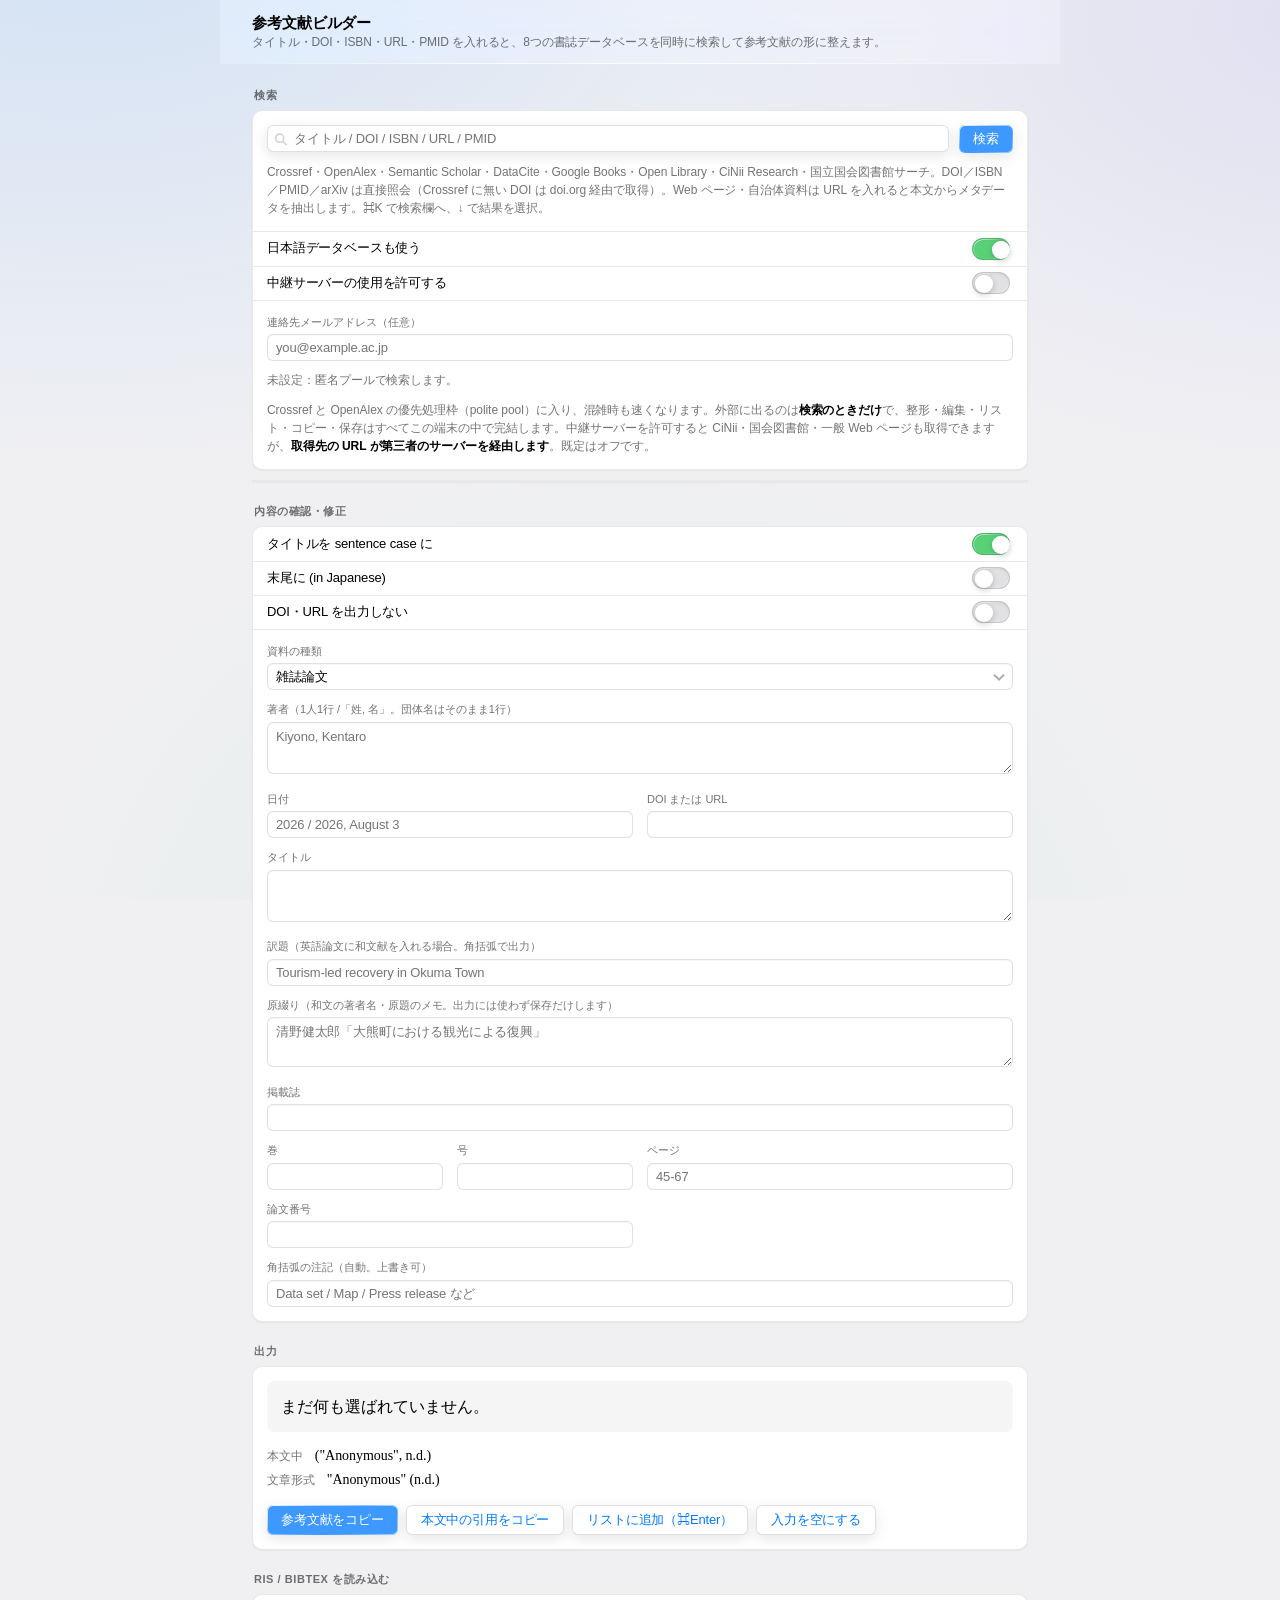
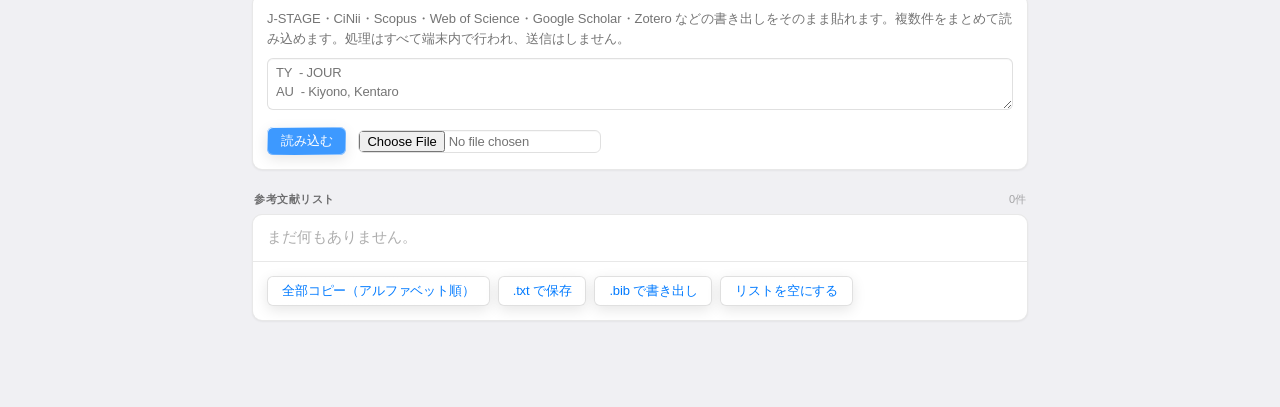
<file: index.html>
<!DOCTYPE html>
<html lang="ja">
<head>
<meta charset="utf-8">
<meta name="viewport" content="width=device-width,initial-scale=1,viewport-fit=cover">
<meta name="referrer" content="no-referrer">
<meta http-equiv="Content-Security-Policy" content="default-src 'none'; script-src 'self'; style-src 'self'; connect-src 'self' https://doi.org https://api.crossref.org https://api.openalex.org https://api.semanticscholar.org https://api.datacite.org https://www.googleapis.com https://openlibrary.org https://cir.nii.ac.jp https://ndlsearch.ndl.go.jp https://eutils.ncbi.nlm.nih.gov https://api.allorigins.win https://corsproxy.io; img-src 'self' data:; font-src 'none'; media-src 'none'; object-src 'none'; frame-src 'none'; child-src 'none'; worker-src 'self'; manifest-src 'self'; base-uri 'none'; form-action 'none'; frame-ancestors 'none'">
<title>APA参考文献ビルダー</title>
<meta name="theme-color" content="#F2F2F7" media="(prefers-color-scheme: light)">
<meta name="theme-color" content="#000000" media="(prefers-color-scheme: dark)">
<meta name="apple-mobile-web-app-capable" content="yes">
<meta name="apple-mobile-web-app-title" content="APA">
<link rel="manifest" href="./manifest.webmanifest">
<link rel="apple-touch-icon" href="./icons/apple-touch-icon.png">
<link rel="icon" href="./icons/icon-192.png">
<link rel="stylesheet" href="./css/core.css">
<link rel="stylesheet" href="./css/desktop.css">
<link rel="stylesheet" href="./css/glass.css">
</head>
<body>
<div class="wrap">

<header>
  <p class="eyebrow">APA 7th edition</p>
  <h1>参考文献ビルダー</h1>
  <p>タイトル・DOI・ISBN・URL・PMID を入れると、8つの書誌データベースを同時に検索して参考文献の形に整えます。</p>
</header>

<section>
  <div class="sec-head"><h2>検索</h2></div>
  <div class="card">
    <div class="pad">
      <div class="searchbar">
        <div class="field">
          <svg width="17" height="17" viewBox="0 0 16 16" fill="none" aria-hidden="true">
            <circle cx="7" cy="7" r="5" stroke="currentColor" stroke-width="2"/>
            <path d="M11 11l4 4" stroke="currentColor" stroke-width="2" stroke-linecap="round"/>
          </svg>
          <input id="q" placeholder="タイトル / DOI / ISBN / URL / PMID" enterkeyhint="search">
        </div>
        <button id="go">検索</button>
      </div>
      <p class="hint">Crossref・OpenAlex・Semantic Scholar・DataCite・Google Books・Open Library・CiNii Research・国立国会図書館サーチ。DOI／ISBN／PMID／arXiv は直接照会（Crossref に無い DOI は doi.org 経由で取得）。Web ページ・自治体資料は URL を入れると本文からメタデータを抽出します。⌘K で検索欄へ、↓ で結果を選択。</p>
    </div>

    <div class="rows divider">
      <label class="toggle">日本語データベースも使う<input class="sw" type="checkbox" id="jp-src" checked></label>
      <label class="toggle">中継サーバーの使用を許可する<input class="sw" type="checkbox" id="use-proxy"></label>
    </div>

    <div class="pad divider">
      <label for="mailto">連絡先メールアドレス（任意）</label>
      <input id="mailto" type="email" placeholder="you@example.ac.jp" autocomplete="email" inputmode="email">
      <p class="hint" id="mailto-state"></p>
      <p class="privacy">Crossref と OpenAlex の優先処理枠（polite pool）に入り、混雑時も速くなります。外部に出るのは<b>検索のときだけ</b>で、整形・編集・リスト・コピー・保存はすべてこの端末の中で完結します。中継サーバーを許可すると CiNii・国会図書館・一般 Web ページも取得できますが、<b>取得先の URL が第三者のサーバーを経由します</b>。既定はオフです。</p>
    </div>
  </div>
  <div id="status" class="status" hidden></div>
  <ul id="results" class="results card"></ul>
</section>

<section>
  <div class="sec-head"><h2>内容の確認・修正</h2></div>
  <div class="card">
    <div class="rows">
      <label class="toggle">タイトルを sentence case に<input class="sw" type="checkbox" id="sentence" checked></label>
      <label class="toggle">末尾に (in Japanese)<input class="sw" type="checkbox" id="jp-note"></label>
      <label class="toggle">DOI・URL を出力しない<input class="sw" type="checkbox" id="no-doi"></label>
    </div>
    <div class="pad divider">
      <div class="grid">
        <div class="full" id="w-type">
          <label for="f-type">資料の種類</label>
          <div class="select-wrap"><select id="f-type"></select></div>
        </div>
        <div class="full" id="w-authors">
          <label for="f-authors">著者（1人1行 /「姓, 名」。団体名はそのまま1行）</label>
          <textarea id="f-authors" placeholder="Kiyono, Kentaro"></textarea>
        </div>
        <div id="w-year">
          <label for="f-year">日付</label>
          <input id="f-year" placeholder="2026 / 2026, August 3">
        </div>
        <div id="w-doi">
          <label for="f-doi">DOI または URL</label>
          <input id="f-doi" inputmode="url">
        </div>
        <div class="full" id="w-title">
          <label for="f-title">タイトル</label>
          <textarea id="f-title"></textarea>
        </div>
        <div class="full" id="w-translated">
          <label for="f-translated">訳題（英語論文に和文献を入れる場合。角括弧で出力）</label>
          <input id="f-translated" placeholder="Tourism-led recovery in Okuma Town">
        </div>
        <div class="full" id="w-original">
          <label for="f-original">原綴り（和文の著者名・原題のメモ。出力には使わず保存だけします）</label>
          <textarea id="f-original" class="short" placeholder="清野健太郎「大熊町における観光による復興」"></textarea>
        </div>
        <div class="full" id="w-container">
          <label for="f-container">掲載誌</label>
          <input id="f-container">
        </div>
        <div class="qtr" id="w-volume"><label for="f-volume">巻</label><input id="f-volume" inputmode="numeric"></div>
        <div class="qtr" id="w-issue"><label for="f-issue">号</label><input id="f-issue" inputmode="numeric"></div>
        <div id="w-pages"><label for="f-pages">ページ</label><input id="f-pages" placeholder="45-67"></div>
        <div id="w-number"><label for="f-number">番号</label><input id="f-number"></div>
        <div id="w-edition"><label for="f-edition">版 / バージョン</label><input id="f-edition"></div>
        <div id="w-publisher"><label for="f-publisher">出版社 / 発行機関</label><input id="f-publisher"></div>
        <div id="w-location"><label for="f-location">開催地</label><input id="f-location"></div>
        <div class="full" id="w-editors"><label for="f-editors">編者（1人1行）</label><textarea id="f-editors" class="short"></textarea></div>
        <div class="full" id="w-descriptor"><label for="f-descriptor">角括弧の注記（自動。上書き可）</label><input id="f-descriptor" placeholder="Data set / Map / Press release など"></div>
        <div class="full" id="w-retrieved"><label for="f-retrieved">閲覧日（内容が変わるページのみ。例: August 3, 2026）</label><input id="f-retrieved"></div>
      </div>
    </div>
  </div>
</section>

<section>
  <div class="sec-head"><h2>出力</h2></div>
  <div class="card pad">
    <div id="out" class="output">まだ何も選ばれていません。</div>
    <ul id="issues" class="issues" hidden></ul>
    <p class="intext">本文中　<b id="intext-p"></b><br>文章形式　<b id="intext-n"></b></p>
    <div class="row">
      <button id="copy">参考文献をコピー</button>
      <button id="copy-in" class="ghost">本文中の引用をコピー</button>
      <button id="add" class="ghost">リストに追加（⌘Enter）</button>
      <button id="reset" class="ghost">入力を空にする</button>
    </div>
  </div>
</section>

<section>
  <div class="sec-head"><h2>RIS / BibTeX を読み込む</h2></div>
  <div class="card pad">
    <p class="io-note">J-STAGE・CiNii・Scopus・Web of Science・Google Scholar・Zotero などの書き出しをそのまま貼れます。複数件をまとめて読み込めます。処理はすべて端末内で行われ、送信はしません。</p>
    <textarea id="import-text" placeholder="TY  - JOUR&#10;AU  - Kiyono, Kentaro&#10;…&#10;&#10;または @article{key, title = {…} }"></textarea>
    <div class="file-row">
      <button id="import-go">読み込む</button>
      <input type="file" id="import-file" accept=".ris,.bib,.bibtex,.txt,text/plain">
    </div>
  </div>
</section>

<section>
  <div class="sec-head">
    <h2>参考文献リスト</h2>
    <span class="count" id="count">0件</span>
  </div>
  <div class="card">
    <ul id="list" class="list"></ul>
    <div class="pad divider">
      <div class="row tight">
        <button id="copy-all" class="ghost">全部コピー（アルファベット順）</button>
        <button id="download" class="ghost">.txt で保存</button>
        <button id="export-bib" class="ghost">.bib で書き出し</button>
        <button id="clear" class="ghost">リストを空にする</button>
      </div>
    </div>
  </div>
</section>

</div>
<script type="module" src="./js/app.js"></script>
</body>
</html>
</file>
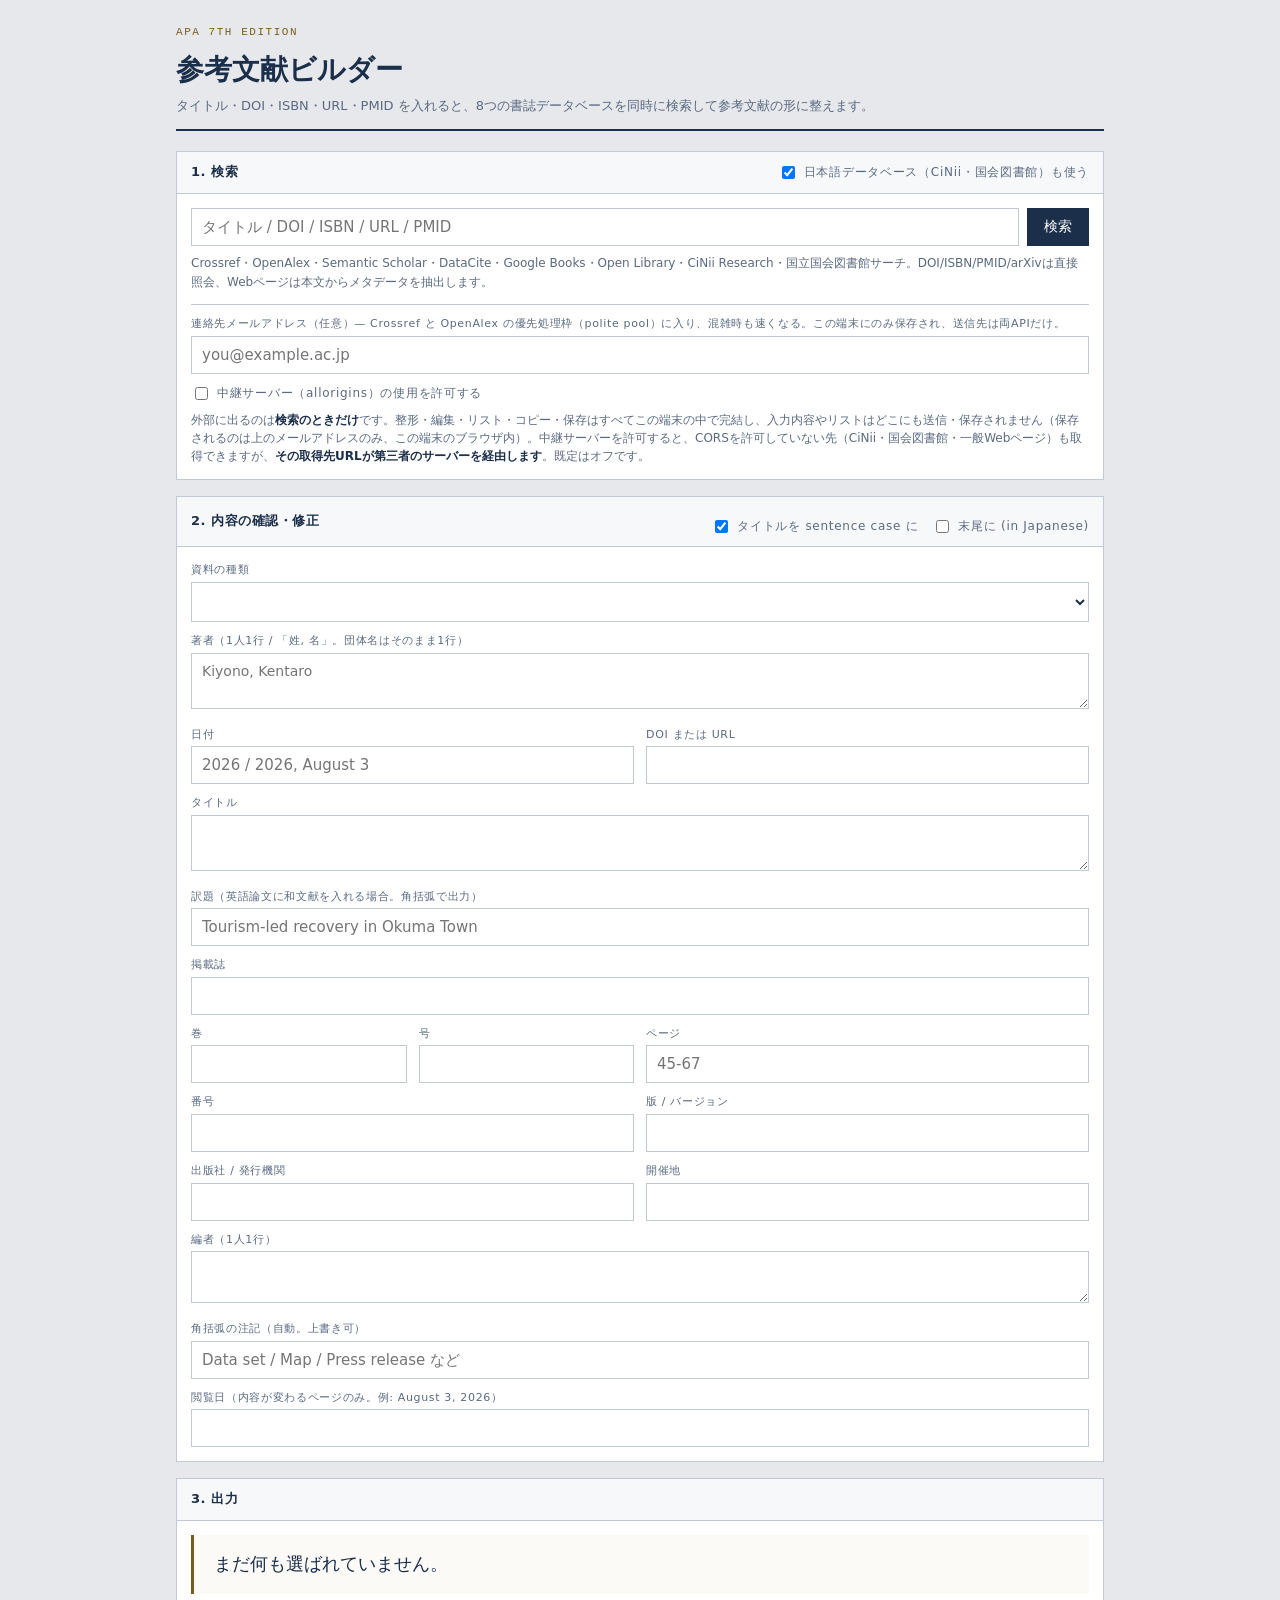
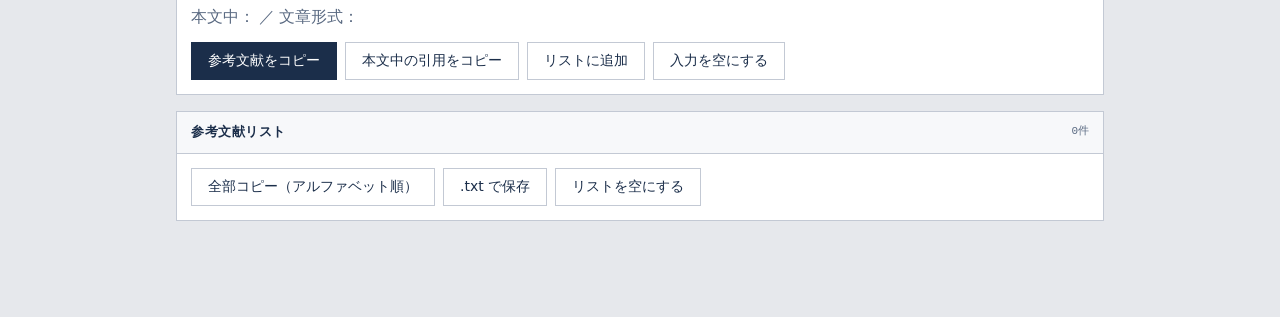
<file: apa-reference-builder.html>
<!DOCTYPE html>
<html lang="ja">
<head>
<meta charset="utf-8">
<meta name="viewport" content="width=device-width,initial-scale=1">
<meta name="referrer" content="no-referrer">
<meta http-equiv="Content-Security-Policy" content="default-src 'none'; script-src 'sha256-/kB8PsT2bMf8KBr6sNuwOEn0IYfEPr0ecKoaa+F23dc='; style-src 'sha256-5qhBOXxj+8A0V5S1K7Pf5YjTyfa0Ui+eZSrd1pfh8go='; connect-src https://api.crossref.org https://api.openalex.org https://api.semanticscholar.org https://api.datacite.org https://www.googleapis.com https://openlibrary.org https://cir.nii.ac.jp https://ndlsearch.ndl.go.jp https://eutils.ncbi.nlm.nih.gov https://api.allorigins.win; img-src 'none'; font-src 'none'; media-src 'none'; object-src 'none'; frame-src 'none'; child-src 'none'; worker-src 'none'; manifest-src 'none'; base-uri 'none'; form-action 'none'; frame-ancestors 'none'">
<title>APA参考文献ビルダー</title>
<style>
:root{
  --ink:#1B2E4A;
  --ink-soft:#5A6A82;
  --paper:#E6E8EC;
  --card:#FFFFFF;
  --rule:#C3C9D4;
  --brass:#7A5C1E;
  --brass-soft:#F0E9D6;
  --warn:#8A3324;
  --sans:system-ui,-apple-system,"Segoe UI","Hiragino Sans","Noto Sans JP",sans-serif;
  --serif:"Times New Roman",Times,"YuMincho","Yu Mincho","Hiragino Mincho ProN","Noto Serif JP",serif;
  --mono:ui-monospace,SFMono-Regular,Menlo,Consolas,monospace;
}
*{box-sizing:border-box}
body{margin:0;background:var(--paper);color:var(--ink);font-family:var(--sans);font-size:15px;line-height:1.6}
.wrap{max-width:960px;margin:0 auto;padding:24px 16px 80px}
header{border-bottom:2px solid var(--ink);padding-bottom:12px;margin-bottom:20px}
h1{font-family:var(--serif);font-size:28px;font-weight:700;margin:0}
header p{margin:4px 0 0;color:var(--ink-soft);font-size:13px}
.eyebrow{font-family:var(--mono);font-size:11px;letter-spacing:.14em;text-transform:uppercase;color:var(--brass);margin:0 0 6px}
section{background:var(--card);border:1px solid var(--rule);margin-bottom:16px}
.sec-head{display:flex;justify-content:space-between;align-items:center;gap:8px;padding:10px 14px;border-bottom:1px solid var(--rule);background:#F7F8FA;flex-wrap:wrap}
.sec-head h2{font-size:13px;margin:0;font-weight:600;letter-spacing:.04em}
.sec-body{padding:14px}
.searchbar{display:flex;gap:8px;flex-wrap:wrap}
input,select,textarea{font-family:inherit;font-size:15px;color:var(--ink);background:#fff;border:1px solid var(--rule);border-radius:0;padding:9px 10px;width:100%}
input:focus,select:focus,textarea:focus,button:focus-visible{outline:2px solid var(--brass);outline-offset:1px}
textarea{resize:vertical;min-height:56px;font-size:14px}
button{font-family:inherit;font-size:14px;cursor:pointer;background:var(--ink);color:#fff;border:1px solid var(--ink);padding:9px 16px}
button:hover{background:#26405f}
button.ghost{background:transparent;color:var(--ink);border-color:var(--rule)}
button.ghost:hover{background:#EEF1F5}
button.small{padding:5px 10px;font-size:12px}
button:disabled{opacity:.45;cursor:default}
.hint{font-size:12px;color:var(--ink-soft);margin:8px 0 0}
.qbox{flex:1 1 260px;width:auto}
.panel-sub{margin-top:12px;border-top:1px solid var(--rule);padding-top:10px}
.short{min-height:44px}
.row.tight{margin-top:0}
.privacy{font-size:12px;color:var(--ink-soft);line-height:1.5;margin:0}
.privacy b{color:var(--ink);font-weight:600}
.results{list-style:none;margin:0;padding:0;max-height:420px;overflow:auto}
.results li{border-top:1px solid var(--rule);padding:10px 14px;cursor:pointer}
.results li:first-child{border-top:none}
.results li:hover,.results li:focus-visible{background:var(--brass-soft);outline:none}
.r-title{font-family:var(--serif);font-size:17px;line-height:1.35}
.r-meta{font-size:12px;color:var(--ink-soft);margin-top:3px}
.tag{font-family:var(--mono);font-size:10px;letter-spacing:.08em;text-transform:uppercase;color:var(--brass);border:1px solid var(--brass);padding:1px 5px;margin-right:6px;white-space:nowrap}
.grid{display:grid;grid-template-columns:repeat(4,1fr);gap:10px 12px}
.grid>div{grid-column:span 2}
.grid>div.full{grid-column:1/-1}
.grid>div.qtr{grid-column:span 1}
label{display:block;font-size:11px;letter-spacing:.06em;color:var(--ink-soft);margin-bottom:3px}
.output{font-family:var(--serif);font-size:18px;line-height:1.5;padding:16px 16px 16px 20px;border-left:3px solid var(--brass);background:#FBFAF7;padding-left:calc(20px + 2.2em);text-indent:-2.2em}
.intext{font-family:var(--serif);font-size:16px;margin-top:10px;color:var(--ink-soft)}
.intext b{font-weight:400;color:var(--ink)}
.row{display:flex;gap:8px;flex-wrap:wrap;margin-top:12px}
.list{list-style:none;margin:0;padding:0}
.list li{font-family:var(--serif);font-size:17px;border-top:1px solid var(--rule);padding:12px 70px 12px calc(14px + 2.2em);text-indent:-2.2em;position:relative}
.list li:first-child{border-top:none}
.list .del{position:absolute;right:8px;top:9px;text-indent:0}
.empty{padding:14px;color:var(--ink-soft);font-size:13px;font-family:var(--sans);text-indent:0}
.status{font-size:13px;color:var(--ink-soft);padding:12px 14px;border-top:1px solid var(--rule)}
.status.err{color:var(--warn)}
.toggle{display:flex;align-items:center;gap:6px;font-size:12px;color:var(--ink-soft);margin:0}
.toggle input{width:auto}
.proxy-row{margin:10px 0 8px}
.opts{display:flex;gap:14px;flex-wrap:wrap;margin-top:10px}
.count{font-family:var(--mono);font-size:11px;color:var(--ink-soft)}
@media(max-width:700px){
  .grid{grid-template-columns:repeat(2,1fr)}
  .grid>div.qtr{grid-column:span 1}
  .output,.list li{font-size:16px}
}
</style>
</head>
<body>
<div class="wrap">

<header>
  <p class="eyebrow">APA 7th edition</p>
  <h1>参考文献ビルダー</h1>
  <p>タイトル・DOI・ISBN・URL・PMID を入れると、8つの書誌データベースを同時に検索して参考文献の形に整えます。</p>
</header>

<section>
  <div class="sec-head">
    <h2>1. 検索</h2>
    <label class="toggle"><input type="checkbox" id="jp-src" checked>日本語データベース（CiNii・国会図書館）も使う</label>
  </div>
  <div class="sec-body">
    <div class="searchbar">
      <input id="q" placeholder="タイトル / DOI / ISBN / URL / PMID" class="qbox">
      <button id="go">検索</button>
    </div>
    <p class="hint">Crossref・OpenAlex・Semantic Scholar・DataCite・Google Books・Open Library・CiNii Research・国立国会図書館サーチ。DOI/ISBN/PMID/arXivは直接照会、Webページは本文からメタデータを抽出します。</p>
    <div class="panel-sub">
      <label for="mailto">連絡先メールアドレス（任意）— Crossref と OpenAlex の優先処理枠（polite pool）に入り、混雑時も速くなる。この端末にのみ保存され、送信先は両APIだけ。</label>
      <input id="mailto" type="email" placeholder="you@example.ac.jp" autocomplete="email">
      <p class="hint" id="mailto-state"></p>
      <label class="toggle proxy-row"><input type="checkbox" id="use-proxy">中継サーバー（allorigins）の使用を許可する</label>
      <p class="privacy">外部に出るのは<b>検索のときだけ</b>です。整形・編集・リスト・コピー・保存はすべてこの端末の中で完結し、入力内容やリストはどこにも送信・保存されません（保存されるのは上のメールアドレスのみ、この端末のブラウザ内）。中継サーバーを許可すると、CORSを許可していない先（CiNii・国会図書館・一般Webページ）も取得できますが、<b>その取得先URLが第三者のサーバーを経由します</b>。既定はオフです。</p>
    </div>
  </div>
  <div id="status" class="status" hidden></div>
  <ul id="results" class="results"></ul>
</section>

<section>
  <div class="sec-head">
    <h2>2. 内容の確認・修正</h2>
    <div class="opts">
      <label class="toggle"><input type="checkbox" id="sentence" checked>タイトルを sentence case に</label>
      <label class="toggle"><input type="checkbox" id="jp-note">末尾に (in Japanese)</label>
    </div>
  </div>
  <div class="sec-body">
    <div class="grid">
      <div class="full" id="w-type">
        <label for="f-type">資料の種類</label>
        <select id="f-type"></select>
      </div>
      <div class="full" id="w-authors">
        <label for="f-authors">著者（1人1行 / 「姓, 名」。団体名はそのまま1行）</label>
        <textarea id="f-authors" placeholder="Kiyono, Kentaro"></textarea>
      </div>
      <div id="w-year">
        <label for="f-year">日付</label>
        <input id="f-year" placeholder="2026 / 2026, August 3">
      </div>
      <div id="w-doi">
        <label for="f-doi">DOI または URL</label>
        <input id="f-doi">
      </div>
      <div class="full" id="w-title">
        <label for="f-title">タイトル</label>
        <textarea id="f-title"></textarea>
      </div>
      <div class="full" id="w-translated">
        <label for="f-translated">訳題（英語論文に和文献を入れる場合。角括弧で出力）</label>
        <input id="f-translated" placeholder="Tourism-led recovery in Okuma Town">
      </div>
      <div class="full" id="w-container">
        <label for="f-container">掲載誌</label>
        <input id="f-container">
      </div>
      <div class="qtr" id="w-volume"><label for="f-volume">巻</label><input id="f-volume"></div>
      <div class="qtr" id="w-issue"><label for="f-issue">号</label><input id="f-issue"></div>
      <div id="w-pages"><label for="f-pages">ページ</label><input id="f-pages" placeholder="45-67"></div>
      <div id="w-number"><label for="f-number">番号</label><input id="f-number"></div>
      <div id="w-edition"><label for="f-edition">版 / バージョン</label><input id="f-edition"></div>
      <div id="w-publisher"><label for="f-publisher">出版社 / 発行機関</label><input id="f-publisher"></div>
      <div id="w-location"><label for="f-location">開催地</label><input id="f-location"></div>
      <div class="full" id="w-editors"><label for="f-editors">編者（1人1行）</label><textarea id="f-editors" class="short"></textarea></div>
      <div class="full" id="w-descriptor"><label for="f-descriptor">角括弧の注記（自動。上書き可）</label><input id="f-descriptor" placeholder="Data set / Map / Press release など"></div>
      <div class="full" id="w-retrieved"><label for="f-retrieved">閲覧日（内容が変わるページのみ。例: August 3, 2026）</label><input id="f-retrieved"></div>
    </div>
  </div>
</section>

<section>
  <div class="sec-head"><h2>3. 出力</h2></div>
  <div class="sec-body">
    <div id="out" class="output">まだ何も選ばれていません。</div>
    <div class="intext">本文中：<b id="intext-p"></b> ／ 文章形式：<b id="intext-n"></b></div>
    <div class="row">
      <button id="copy">参考文献をコピー</button>
      <button id="copy-in" class="ghost">本文中の引用をコピー</button>
      <button id="add" class="ghost">リストに追加</button>
      <button id="reset" class="ghost">入力を空にする</button>
    </div>
  </div>
</section>

<section>
  <div class="sec-head">
    <h2>参考文献リスト</h2>
    <span class="count" id="count">0件</span>
  </div>
  <ul id="list" class="list"></ul>
  <div class="sec-body">
    <div class="row tight">
      <button id="copy-all" class="ghost">全部コピー（アルファベット順）</button>
      <button id="download" class="ghost">.txt で保存</button>
      <button id="clear" class="ghost">リストを空にする</button>
    </div>
  </div>
</section>

</div>

<script>
"use strict";
const $ = id => document.getElementById(id);

/* ============ 資料タイプ定義 ============ */
/* standalone: タイトル自体を斜体にする（単独刊行物）か否か */
const TYPES = {
  journal:   {ja:"雑誌論文", standalone:false, show:["container","volume","issue","pages","number"], labels:{container:"掲載誌", number:"論文番号"}},
  magazine:  {ja:"一般雑誌記事", standalone:false, show:["container","volume","issue","pages"], labels:{container:"雑誌名"}},
  newspaper: {ja:"新聞記事", standalone:false, show:["container","pages"], labels:{container:"新聞名"}},
  book:      {ja:"書籍", standalone:true, show:["edition","publisher"], labels:{}},
  editedbook:{ja:"編著書（全体）", standalone:true, show:["editors","edition","publisher"], labels:{}},
  chapter:   {ja:"書籍の1章", standalone:false, show:["editors","container","edition","pages","publisher"], labels:{container:"書名"}},
  encyclopedia:{ja:"事典項目", standalone:false, show:["editors","container","edition","pages","publisher"], labels:{container:"事典名"}},
  conference:{ja:"学会発表論文（予稿集）", standalone:false, show:["container","pages","publisher"], labels:{container:"予稿集名"}},
  presentation:{ja:"学会発表（口頭・ポスター）", standalone:true, show:["container","location"], labels:{container:"学会名"}, desc:"Conference presentation"},
  report:    {ja:"報告書 / 白書", standalone:true, show:["number","publisher"], labels:{number:"報告書番号"}},
  preprint:  {ja:"プレプリント", standalone:true, show:["container"], labels:{container:"リポジトリ名"}, desc:"Preprint"},
  thesis:    {ja:"学位論文", standalone:true, show:["publisher","container"], labels:{publisher:"授与大学", container:"データベース名"}, desc:"Doctoral dissertation"},
  webpage:   {ja:"Webページ", standalone:true, show:["container","retrieved"], labels:{container:"サイト名"}},
  blog:      {ja:"ブログ記事", standalone:false, show:["container"], labels:{container:"ブログ名"}},
  news_web:  {ja:"Web記事（ニュースサイト）", standalone:false, show:["container"], labels:{container:"サイト名"}},
  dataset:   {ja:"データセット", standalone:true, show:["edition","publisher"], labels:{}, desc:"Data set"},
  statistics:{ja:"統計表", standalone:true, show:["publisher","retrieved"], labels:{publisher:"作成機関"}, desc:"Data set"},
  software:  {ja:"ソフトウェア", standalone:true, show:["edition","publisher"], labels:{}, desc:"Computer software"},
  video:     {ja:"動画（YouTube等）", standalone:true, show:["container"], labels:{container:"プラットフォーム"}, desc:"Video"},
  podcast:   {ja:"ポッドキャスト", standalone:false, show:["container","number","publisher"], labels:{container:"番組名", number:"エピソード番号"}, desc:"Audio podcast episode"},
  social:    {ja:"SNS投稿", standalone:true, show:["container"], labels:{container:"プラットフォーム"}, desc:"Post"},
  press:     {ja:"プレスリリース", standalone:true, show:["publisher"], labels:{}, desc:"Press release"},
  standard:  {ja:"規格", standalone:true, show:["number","publisher"], labels:{number:"規格番号"}, descNum:"Standard No."},
  map:       {ja:"地図", standalone:true, show:["publisher"], labels:{}, desc:"Map"},
  law:       {ja:"法令・条例", standalone:true, show:["number","publisher"], labels:{number:"法令番号"}},
  manuscript:{ja:"未公刊資料", standalone:true, show:["publisher"], labels:{publisher:"所属機関"}, desc:"Unpublished manuscript"},
  other:     {ja:"その他", standalone:true, show:["container","volume","issue","pages","number","edition","publisher","editors","location"], labels:{}}
};
const ALL_FIELDS = ["container","volume","issue","pages","number","edition","publisher","editors","location","retrieved"];
const BASE_LABELS = {container:"掲載誌 / 書名 / サイト名", volume:"巻", issue:"号", pages:"ページ",
  number:"番号", edition:"版 / バージョン", publisher:"出版社 / 発行機関", editors:"編者（1人1行）",
  location:"開催地", retrieved:"閲覧日（内容が変わるページのみ。例: August 3, 2026）"};

const sel = $("f-type");
Object.entries(TYPES).forEach(([k, v]) => {
  const o = document.createElement("option");
  o.value = k; o.textContent = v.ja; sel.appendChild(o);
});

/* ============ ユーティリティ ============ */
function blank(){
  return {type:"journal", year:"", authors:[], title:"", translated:"", container:"", volume:"",
    issue:"", pages:"", number:"", edition:"", publisher:"", editors:[], location:"",
    descriptor:"", retrieved:"", doi:"", source:""};
}
let entry = blank();
let saved = [];
let candidates = [];

const isCJK = s => /[\u3040-\u30ff\u3400-\u9fff\uf900-\ufaff]/.test(s || "");
const stripTags = s => (s || "").replace(/<[^>]+>/g, "").replace(/\s+/g, " ").trim();
const esc = s => (s || "").replace(/&/g, "&amp;").replace(/</g, "&lt;").replace(/>/g, "&gt;");
const dash = s => (s || "").replace(/\s*[-–—]\s*/g, "–");

function initials(given){
  if(!given) return "";
  return given.trim().split(/\s+/).map(part =>
    part.split("-").map(p => {
      const c = p.replace(/[.\s]/g, "").charAt(0);
      return c ? c.toUpperCase() + "." : "";
    }).filter(Boolean).join("-")
  ).filter(Boolean).join(" ");
}

function looksTitleCase(s){
  const w = s.split(/\s+/).filter(x => x.length > 3);
  if(w.length < 3) return false;
  return w.filter(x => /^[A-Z]/.test(x)).length / w.length > 0.6;
}

/* sentence case: 固有名詞を壊さないよう「小文字にしてよい語」を判定する。
   判定順 = 頭字語 → 文頭 → 固有名詞リスト → 地名語（直前が固有名詞のとき） → 一般語 → 接尾辞 → 残りは大文字のまま */
const COMMON = new Set(("a an the and or but not no nor of in on at by for with from to into onto upon "+
"as is are was were be been being do does did has have had can could may might must shall should will would "+
"this that these those it its their his her our your my we they he she you i "+
"about above across after against along among around before behind below beneath beside besides between beyond "+
"during except inside outside over through throughout toward towards under underneath until up via within without "+
"more most less least many much few several such same other others another each every both all any some none "+
"new old first second third early late later recent current future past present initial final "+
"case cases study studies research analysis analyses review overview survey report reports paper papers article "+
"approach approaches method methods methodology framework model models theory theories concept concepts "+
"effect effects impact impacts influence outcome outcomes result results finding findings evidence "+
"factor factors role roles use uses using used application applications practice practices process processes "+
"system systems network networks structure structures pattern patterns trend trends change changes "+
"development developments growth decline increase decrease reduction improvement "+
"management planning policy policies strategy strategies governance decision decisions "+
"community communities society social economic economy economics political culture cultural "+
"population populations resident residents people person household households citizen citizens "+
"health healthcare medical clinical mental physical wellbeing risk risks safety exposure dose "+
"radiation nuclear radioactive contamination decontamination emission emissions pollution "+
"disaster disasters earthquake tsunami flood flooding typhoon hazard hazards emergency crisis "+
"evacuation evacuees recovery reconstruction rehabilitation resilience vulnerability preparedness mitigation "+
"tourism tourist tourists travel visitor visitors heritage destination destinations hospitality "+
"region regional local national international global rural urban coastal inland "+
"land landscape environment environmental ecological ecosystem climate weather energy water soil air forest "+
"data dataset information knowledge evidence indicator indicators index measurement assessment evaluation "+
"education educational learning teaching training school schools student students "+
"industry industries agriculture agricultural fishery fisheries manufacturing business businesses market markets "+
"transport transportation infrastructure housing building buildings facility facilities service services "+
"migration mobility depopulation aging ageing demographic demography age gender women men children youth elderly "+
"public private government governmental municipal administrative institutional "+
"design designed development based driven led oriented related associated compared comparative "+
"analysis empirical quantitative qualitative statistical spatial temporal experimental theoretical "+
"between within across toward lessons lesson perspective perspectives implication implications challenge challenges "+
"role importance significance relationship relationships difference differences similarity "+
"quality quantity level levels rate rates scale scales size number amount "+
"toward evidence potential possible necessary important major minor main key core "+
"long short term terms year years month months day days time times period stage stages phase phases "+
"life living work working home place places space spaces area areas site sites zone zones "+
"support recovery response responses reaction adaptation adaptive sustainable sustainability "+
"question questions issue issues problem problems solution solutions "+
"introduction conclusion discussion background context overview summary "+
"accident accidents incident incidents damage damages loss losses death deaths injury injuries victim victims "+
"post pre non anti inter intra multi sub trans cross self semi mid co re counter over under").split(/\s+/));

const GEO = new Set(("city town village ward district prefecture province county state region island islands "+
"bay river valley mountain mountains peninsula coast basin plain lake sea gulf strait canal "+
"university institute college school hospital museum station port airport temple shrine park "+
"government ministry agency bureau department center centre street road bridge dam plant").split(" "));

const PROPER = new Set(("january february march april may june july august september october november december "+
"monday tuesday wednesday thursday friday saturday sunday "+
"beijing nanjing chongqing kunming wyoming reading hastings bath nice mobile turkey jordan chad mali china "+
"cologne florence naples").split(/\s+/));

const SUFFIX = /(tion|sion|ment|ness|ance|ence|ity|ism|ology|ography|graphy|ship|ships|able|ible|ical|less|ful|ous|ive|ives)$/;

function sentenceCase(str){
  const s = stripTags(str);
  if(!s || isCJK(s) || !looksTitleCase(s)) return s;
  let capNext = true, prevKeptCap = false;
  return s.split(/(\s+)/).map(w => {
    if(!w.trim()) return w;
    const endsSentence = /[.:?!]["')\]]*$/.test(w);
    let keptCap = false;
    const out = w.split("-").map((p, i) => {
      const core = p.replace(/[^A-Za-z']/g, "");
      if(!core) return p;
      const lower = core.toLowerCase();
      if(core.length > 1 && core === core.toUpperCase()){ keptCap = true; return p; }
      if(/[a-z][A-Z]/.test(p)){ keptCap = true; return p; }
      if(!/^[A-Z]/.test(p)) return p;
      if(capNext && i === 0) return p;
      if(PROPER.has(lower)){ keptCap = true; return p; }
      if(GEO.has(lower) && (prevKeptCap || keptCap)){ keptCap = true; return p; }
      if(COMMON.has(lower) || SUFFIX.test(lower)) return p.charAt(0).toLowerCase() + p.slice(1);
      keptCap = true;
      return p;
    }).join("-");
    prevKeptCap = keptCap;
    capNext = endsSentence;
    return out;
  }).join("");
}

function parsePeople(text){
  return (text || "").split(/[\n;]/).map(line => {
    const t = line.trim();
    if(!t) return null;
    if(t.includes(",")){
      const [family, ...rest] = t.split(",");
      return {family: family.trim(), given: rest.join(",").trim()};
    }
    if(isCJK(t)) return {family: t, given: ""};
    const parts = t.split(/\s+/);
    if(parts.length === 1) return {family: t, given: ""};
    return {family: parts.pop(), given: parts.join(" ")};
  }).filter(Boolean);
}
const peopleToText = list => list.map(a => a.given ? `${a.family}, ${a.given}` : a.family).join("\n");
const isOrg = a => !a.given && /\s/.test(a.family) && !isCJK(a.family);

function nameInverted(a){
  if(isCJK(a.family + a.given)) return (a.family + (a.given ? " " + a.given : "")).trim();
  if(isOrg(a)) return a.family;
  const ini = initials(a.given);
  return ini ? `${a.family}, ${ini}` : a.family;
}
function nameForward(a){
  if(isCJK(a.family + a.given) || isOrg(a)) return (a.family + (a.given ? " " + a.given : "")).trim();
  const ini = initials(a.given);
  return ini ? `${ini} ${a.family}` : a.family;
}
function joinAuthors(list){
  const n = list.map(nameInverted);
  if(!n.length) return "";
  if(n.length === 1) return n[0];
  if(n.length === 2) return `${n[0]}, & ${n[1]}`;
  if(n.length <= 20) return `${n.slice(0, -1).join(", ")}, & ${n[n.length - 1]}`;
  return `${n.slice(0, 19).join(", ")}, . . . ${n[n.length - 1]}`;
}
function joinEditors(list){
  const n = list.map(nameForward);
  if(!n.length) return "";
  if(n.length === 1) return n[0];
  if(n.length === 2) return `${n[0]} & ${n[1]}`;
  return `${n.slice(0, -1).join(", ")}, & ${n[n.length - 1]}`;
}

function linkOf(e){
  const d = (e.doi || "").trim();
  if(!d) return "";
  const m = d.match(/10\.\d{4,9}\/[^\s"<>]+/);
  if(m) return "https://doi.org/" + m[0].replace(/[.,;)\]]+$/, "");
  return d;
}

/* ============ APA 組み立て ============ */
function buildHTML(e){
  const t = TYPES[e.type] || TYPES.other;
  const A = joinAuthors(e.authors);
  const year = e.year.trim() || "n.d.";
  let titleText = $("sentence").checked ? sentenceCase(e.title) : stripTags(e.title);
  if(!titleText && !A) return "";
  let T = esc(titleText);
  if(e.translated.trim()) T += ` [${esc(stripTags(e.translated))}]`;
  const title = t.standalone ? `<em>${T}</em>` : T;

  const C = esc(stripTags(e.container));
  const P = esc(stripTags(e.publisher));
  const pages = esc(dash(e.pages));
  const url = linkOf(e);
  const link = url ? (e.retrieved.trim()
    ? `Retrieved ${esc(e.retrieved.trim())}, from ${esc(url)}`
    : esc(url)) : "";

  const descriptor = (e.descriptor || t.desc || "").trim();
  const descPart = descriptor ? ` [${esc(descriptor)}]` : "";
  const editors = joinEditors(e.editors);
  const edLabel = e.editors.length > 1 ? "Eds." : "Ed.";

  let head = A ? `${esc(A)} (${esc(year)}).` : `(${esc(year)}).`;
  if(!A && C && ["webpage", "news_web", "press", "statistics"].includes(e.type)){
    head = `${C} (${esc(year)}).`;
  }
  if(e.type === "editedbook" && editors && !A) head = `${esc(editors)} (${edLabel}). (${esc(year)}).`;

  const parts = [];
  const push = s => { if(s && s.trim()) parts.push(s.trim()); };

  push(head);

  switch(e.type){
    case "journal":
    case "magazine": {
      push(title + descPart + ".");
      if(C){
        let s = `<em>${C}${e.volume ? ", " + esc(e.volume) : ""}</em>`;
        if(e.issue) s += `(${esc(e.issue)})`;
        if(pages) s += `, ${pages}`;
        else if(e.number) s += `, Article ${esc(e.number)}`;
        push(s + ".");
      }
      break;
    }
    case "newspaper": {
      push(title + descPart + ".");
      push(C ? `<em>${C}</em>${pages ? ", " + pages : ""}.` : "");
      break;
    }
    case "book":
    case "editedbook": {
      let s = title;
      if(e.edition) s += ` (${esc(e.edition)} ed.)`;
      push(s + descPart + ".");
      push(P ? P + "." : "");
      break;
    }
    case "chapter":
    case "encyclopedia": {
      push(title + descPart + ".");
      let s = "In ";
      if(editors) s += `${esc(editors)} (${edLabel}), `;
      s += `<em>${C}</em>`;
      const inner = [];
      if(e.edition) inner.push(`${esc(e.edition)} ed.`);
      if(pages) inner.push(`pp. ${pages}`);
      if(inner.length) s += ` (${inner.join(", ")})`;
      push(s + ".");
      push(P ? P + "." : "");
      break;
    }
    case "conference": {
      push(title + descPart + ".");
      push(C ? `In <em>${C}</em>${pages ? ` (pp. ${pages})` : ""}.` : "");
      push(P ? P + "." : "");
      break;
    }
    case "presentation": {
      push(title + descPart + ".");
      push([C, esc(e.location)].filter(Boolean).join(", ") + ".");
      break;
    }
    case "report": {
      let s = title;
      if(e.number) s += ` (Report No. ${esc(e.number)})`;
      push(s + descPart + ".");
      push(P ? P + "." : "");
      break;
    }
    case "standard": {
      let s = title;
      if(e.number) s += ` (Standard No. ${esc(e.number)})`;
      push(s + ".");
      push(P ? P + "." : "");
      break;
    }
    case "law": {
      let s = title;
      if(e.number) s += ` (${esc(e.number)})`;
      push(s + ".");
      push(P ? P + "." : "");
      break;
    }
    case "preprint": {
      push(title + descPart + ".");
      push((C || P) ? (C || P) + "." : "");
      break;
    }
    case "thesis": {
      const inner = [descriptor || "Thesis", P].filter(Boolean).join(", ");
      push(`${title} [${esc(inner)}].`);
      push(C ? C + "." : "");
      break;
    }
    case "dataset":
    case "software": {
      let s = title;
      if(e.edition) s += ` (Version ${esc(e.edition)})`;
      push(s + descPart + ".");
      push(P ? P + "." : "");
      break;
    }
    case "statistics": {
      push(title + descPart + ".");
      push(P ? P + "." : "");
      break;
    }
    case "podcast": {
      let s = title;
      if(e.number) s += ` (No. ${esc(e.number)})`;
      push(s + descPart + ".");
      push(C ? `In <em>${C}</em>.` : "");
      push(P ? P + "." : "");
      break;
    }
    case "video":
    case "social": {
      push(title + descPart + ".");
      push(C ? C + "." : "");
      break;
    }
    case "blog":
    case "news_web": {
      push(title + descPart + ".");
      push(C ? `<em>${C}</em>.` : "");
      break;
    }
    case "webpage": {
      push(title + descPart + ".");
      const site = (A && stripTags(e.container) === stripTags(joinAuthors(e.authors))) ? "" : C;
      push(site ? site + "." : "");
      break;
    }
    default: {
      let s = title;
      if(e.edition) s += ` (${esc(e.edition)} ed.)`;
      push(s + descPart + ".");
      if(C){
        let c = `<em>${C}${e.volume ? ", " + esc(e.volume) : ""}</em>`;
        if(e.issue) c += `(${esc(e.issue)})`;
        if(pages) c += `, ${pages}`;
        push(c + ".");
      }
      push(P ? P + "." : "");
    }
  }
  push(link);
  if($("jp-note").checked) push("(in Japanese)");

  return parts.join(" ")
    .replace(/\s+/g, " ")
    .replace(/\s+\./g, ".")
    .replace(/\.\.(?!\.)/g, ".")
    .trim();
}

const toPlain = html => html.replace(/<[^>]+>/g, "");
/* innerHTML に入れる直前の最終防衛線: <em> と </em> 以外のタグを削除する */
const sanitize = html => String(html).replace(/<(?!\/?em>)[^>]*>/gi, "");

function inText(e){
  const year = (e.year.trim().split(",")[0] || "n.d.").trim();
  const names = e.authors.map(a => a.family).filter(Boolean);
  let key;
  if(!names.length){
    key = stripTags(e.container) || stripTags(e.title).split(/\s+/).slice(0, 4).join(" ") || "Anonymous";
    if(!stripTags(e.container)) key = `"${key}"`;
  }
  else if(names.length === 1) key = names[0];
  else if(names.length === 2) key = `${names[0]} & ${names[1]}`;
  else key = `${names[0]} et al.`;
  return {paren:`(${key}, ${year})`, narrative:`${key.replace(" & ", " and ")} (${year})`};
}

/* ============ フォーム ============ */
function applyTypeUI(){
  const t = TYPES[$("f-type").value] || TYPES.other;
  ALL_FIELDS.forEach(f => {
    const w = $("w-" + f);
    const on = t.show.includes(f);
    w.hidden = !on;
    if(on){
      const lab = w.querySelector("label");
      lab.textContent = (t.labels && t.labels[f]) || BASE_LABELS[f];
    }
  });
  $("w-retrieved").hidden = !["webpage", "statistics", "news_web", "other"].includes($("f-type").value);
}

const FORM_FIELDS = ["type","year","authors","title","translated","container","volume","issue",
  "pages","number","edition","publisher","editors","location","descriptor","retrieved","doi"];

function fillForm(){
  $("f-type").value = TYPES[entry.type] ? entry.type : "other";
  $("f-year").value = entry.year;
  $("f-authors").value = peopleToText(entry.authors);
  $("f-title").value = stripTags(entry.title);
  $("f-translated").value = entry.translated;
  $("f-container").value = entry.container;
  $("f-volume").value = entry.volume;
  $("f-issue").value = entry.issue;
  $("f-pages").value = entry.pages;
  $("f-number").value = entry.number;
  $("f-edition").value = entry.edition;
  $("f-publisher").value = entry.publisher;
  $("f-editors").value = peopleToText(entry.editors);
  $("f-location").value = entry.location;
  $("f-descriptor").value = entry.descriptor;
  $("f-retrieved").value = entry.retrieved;
  $("f-doi").value = entry.doi;
  $("jp-note").checked = !!entry.jpNote;
  applyTypeUI();
  render();
}

function readForm(){
  entry.type = $("f-type").value;
  entry.year = $("f-year").value;
  entry.authors = parsePeople($("f-authors").value);
  entry.title = $("f-title").value;
  entry.translated = $("f-translated").value;
  entry.container = $("f-container").value;
  entry.volume = $("f-volume").value;
  entry.issue = $("f-issue").value;
  entry.pages = $("f-pages").value;
  entry.number = $("f-number").value;
  entry.edition = $("f-edition").value;
  entry.publisher = $("f-publisher").value;
  entry.editors = parsePeople($("f-editors").value);
  entry.location = $("f-location").value;
  entry.descriptor = $("f-descriptor").value;
  entry.retrieved = $("f-retrieved").value;
  entry.doi = $("f-doi").value;
  render();
}

FORM_FIELDS.forEach(f => {
  const el = $("f-" + f);
  el.addEventListener("input", readForm);
  el.addEventListener("change", () => { if(f === "type") applyTypeUI(); readForm(); });
});
$("sentence").addEventListener("change", render);
$("jp-note").addEventListener("change", render);

function render(){
  const html = buildHTML(entry);
  if(html.trim()) $("out").innerHTML = sanitize(html);
  else $("out").textContent = "まだ何も選ばれていません。";
  const it = inText(entry);
  $("intext-p").textContent = it.paren;
  $("intext-n").textContent = it.narrative;
}

/* ============ 取得 ============ */
function status(msg, isErr){
  const el = $("status");
  el.hidden = !msg;
  el.textContent = msg || "";
  el.className = "status" + (isErr ? " err" : "");
}

const PROXY = u => "https://api.allorigins.win/raw?url=" + encodeURIComponent(u);

/* polite pool 用の連絡先。保存できない環境（サンドボックス等）ではセッション内のみ保持 */
const MAIL_KEY = "apa-builder-mailto";
let mailto = "";
const validMail = s => /^[^\s@]+@[^\s@]+\.[^\s@]+$/.test(s);
const polite = () => validMail(mailto) ? "&mailto=" + encodeURIComponent(mailto) : "";

function loadMail(){
  try{ mailto = localStorage.getItem(MAIL_KEY) || ""; }catch(e){ mailto = ""; }
  $("mailto").value = mailto;
  showMailState();
}
function showMailState(){
  const el = $("mailto-state");
  if(!mailto) el.textContent = "未設定：匿名プールで検索します。";
  else if(!validMail(mailto)) el.textContent = "メールアドレスの形式が不正です。匿名プールで検索します。";
  else el.textContent = "polite pool を使用中。";
}
$("mailto").addEventListener("input", e => {
  mailto = e.target.value.trim();
  try{ localStorage.setItem(MAIL_KEY, mailto); }catch(err){}
  showMailState();
});

const MAX_BYTES = 3e6;
const TIMEOUT_MS = 12000;

/* 送信を最小化した fetch: Cookie を送らない・Referer を送らない・キャッシュしない・
   12秒でタイムアウト・応答サイズ上限あり。中継サーバーは明示的に許可した場合のみ。 */
async function getText(url, useProxy){
  if(useProxy && !$("use-proxy").checked) throw new Error("proxy-off");
  const ctl = new AbortController();
  const timer = setTimeout(() => ctl.abort(), TIMEOUT_MS);
  try{
    const r = await fetch(useProxy ? PROXY(url) : url, {
      method: "GET",
      mode: "cors",
      credentials: "omit",
      cache: "no-store",
      referrerPolicy: "no-referrer",
      headers: {"Accept": "application/json, text/xml, text/html"},
      signal: ctl.signal
    });
    if(!r.ok) throw new Error("HTTP " + r.status);
    const txt = await r.text();
    if(txt.length > MAX_BYTES) throw new Error("応答が大きすぎます");
    return txt;
  }finally{
    clearTimeout(timer);
  }
}

/* 取得先の検証: http/https 以外と、ローカル・内部ネットワーク宛は拒否 */
function safeURL(raw){
  let u;
  try{ u = new URL(raw.trim()); }catch(e){ throw new Error("URLの形式が不正です"); }
  if(u.protocol !== "http:" && u.protocol !== "https:") throw new Error("http / https 以外は取得しません");
  const h = u.hostname.toLowerCase().replace(/^\[|\]$/g, "");
  if(h === "localhost" || h.endsWith(".localhost") || h.endsWith(".local") || h === "::1" ||
     /^(127\.|10\.|192\.168\.|169\.254\.|0\.)/.test(h) ||
     /^172\.(1[6-9]|2\d|3[01])\./.test(h) ||
     /^(fc|fd|fe80)/.test(h))
    throw new Error("ローカル・内部ネットワークのアドレスは取得しません");
  return u.href;
}
async function getJSON(url, allowProxy){
  try{ return JSON.parse(await getText(url, false)); }
  catch(e){
    if(!allowProxy) throw e;
    return JSON.parse(await getText(url, true));
  }
}
async function getXML(url, allowProxy){
  let txt;
  try{ txt = await getText(url, false); }
  catch(e){
    if(!allowProxy) throw e;
    txt = await getText(url, true);
  }
  return new DOMParser().parseFromString(txt, "text/xml");
}

const splitName = n => {
  const t = (n || "").trim();
  if(!t) return null;
  if(isCJK(t)) return {family:t.replace(/\s+/g, " "), given:""};
  if(t.includes(",")){
    const [f, ...r] = t.split(",");
    return {family:f.trim(), given:r.join(",").trim()};
  }
  const p = t.split(/\s+/);
  if(p.length === 1) return {family:t, given:""};
  return {family:p.pop(), given:p.join(" ")};
};

/* --- Crossref --- */
const CR_TYPE = {"journal-article":"journal","book":"book","monograph":"book","edited-book":"editedbook",
  "book-chapter":"chapter","book-section":"chapter","book-part":"chapter","reference-entry":"encyclopedia",
  "proceedings-article":"conference","posted-content":"preprint","report":"report",
  "report-component":"report","dissertation":"thesis","dataset":"dataset","standard":"standard"};

function fromCrossref(it){
  const e = blank(); e.source = "Crossref";
  e.type = CR_TYPE[it.type] || "journal";
  const dp = ((it.issued || {})["date-parts"] || [[]])[0] || [];
  e.year = dp[0] ? String(dp[0]) : "";
  e.authors = (it.author || []).map(a => a.family ? {family:a.family, given:a.given || ""} : splitName(a.name)).filter(Boolean);
  e.editors = (it.editor || []).map(a => ({family:a.family || "", given:a.given || ""}));
  let t = (it.title || [])[0] || "";
  if((it.subtitle || [])[0]) t += ": " + it.subtitle[0];
  e.title = stripTags(t);
  e.container = stripTags((it["container-title"] || [])[0] || (it.event && it.event.name) || "");
  e.volume = it.volume || ""; e.issue = it.issue || ""; e.pages = it.page || "";
  e.number = it["article-number"] || "";
  e.publisher = it.publisher || "";
  e.doi = it.DOI ? "https://doi.org/" + it.DOI : (it.URL || "");
  if(e.type === "preprint" && !e.container) e.container = it["group-title"] || e.publisher;
  if(["book", "editedbook", "report"].includes(e.type)) e.container = "";
  return e;
}

/* --- OpenAlex --- */
const OA_TYPE = {"article":"journal","book":"book","book-chapter":"chapter","dissertation":"thesis",
  "preprint":"preprint","report":"report","dataset":"dataset","standard":"standard","paratext":"other"};
function fromOpenAlex(w){
  const e = blank(); e.source = "OpenAlex";
  e.type = OA_TYPE[w.type] || "journal";
  e.title = stripTags(w.display_name || w.title || "");
  e.year = w.publication_year ? String(w.publication_year) : "";
  e.authors = (w.authorships || []).map(a => splitName(a.author && a.author.display_name)).filter(Boolean);
  const src = (w.primary_location && w.primary_location.source) || {};
  e.container = src.display_name || "";
  e.publisher = src.host_organization_name || "";
  const b = w.biblio || {};
  e.volume = b.volume || ""; e.issue = b.issue || "";
  if(b.first_page) e.pages = b.first_page + (b.last_page ? "-" + b.last_page : "");
  e.doi = w.doi || (w.primary_location && w.primary_location.landing_page_url) || "";
  return e;
}

/* --- Semantic Scholar --- */
function fromS2(p){
  const e = blank(); e.source = "S2";
  e.type = "journal";
  e.title = stripTags(p.title || "");
  e.year = p.year ? String(p.year) : "";
  e.authors = (p.authors || []).map(a => splitName(a.name)).filter(Boolean);
  e.container = p.venue || "";
  if(p.journal){ e.volume = p.journal.volume || ""; e.pages = p.journal.pages || ""; }
  const ex = p.externalIds || {};
  e.doi = ex.DOI ? "https://doi.org/" + ex.DOI : (ex.ArXiv ? "https://arxiv.org/abs/" + ex.ArXiv : "");
  if(ex.ArXiv && !ex.DOI){ e.type = "preprint"; e.container = "arXiv"; }
  return e;
}

/* --- DataCite --- */
const DC_TYPE = {Dataset:"dataset", Text:"report", Software:"software", Report:"report",
  Dissertation:"thesis", Preprint:"preprint", ConferencePaper:"conference", Book:"book",
  BookChapter:"chapter", JournalArticle:"journal", Image:"other", Audiovisual:"video"};
function fromDataCite(d){
  const a = d.attributes || {};
  const e = blank(); e.source = "DataCite";
  e.type = DC_TYPE[(a.types || {}).resourceTypeGeneral] || "dataset";
  e.title = stripTags(((a.titles || [])[0] || {}).title || "");
  e.year = a.publicationYear ? String(a.publicationYear) : "";
  e.authors = (a.creators || []).map(c =>
    c.familyName ? {family:c.familyName, given:c.givenName || ""} : splitName(c.name)).filter(Boolean);
  e.publisher = typeof a.publisher === "string" ? a.publisher : ((a.publisher || {}).name || "");
  e.edition = a.version || "";
  e.doi = a.doi ? "https://doi.org/" + a.doi : (a.url || "");
  return e;
}

/* --- Google Books / Open Library --- */
function fromGoogleBooks(v){
  const vi = v.volumeInfo || {};
  const e = blank(); e.source = "Google Books"; e.type = "book";
  e.title = vi.title + (vi.subtitle ? ": " + vi.subtitle : "");
  e.authors = (vi.authors || []).map(splitName).filter(Boolean);
  e.year = (vi.publishedDate || "").slice(0, 4);
  e.publisher = vi.publisher || "";
  e.doi = vi.infoLink || "";
  return e;
}
function fromOpenLibrary(d){
  const e = blank(); e.source = "Open Library"; e.type = "book";
  e.title = d.title || "";
  e.authors = (d.author_name || []).map(splitName).filter(Boolean);
  e.year = d.first_publish_year ? String(d.first_publish_year) : "";
  e.publisher = (d.publisher || [])[0] || "";
  e.doi = d.key ? "https://openlibrary.org" + d.key : "";
  return e;
}

/* --- CiNii Research --- */
const cv = v => {
  if(v == null) return "";
  if(Array.isArray(v)) return cv(v[0]);
  if(typeof v === "object") return String(v["@value"] || v["@id"] || "");
  return String(v);
};
function fromCiNii(it){
  const e = blank(); e.source = "CiNii"; e.type = "journal";
  e.title = stripTags(cv(it["dc:title"] || it.title));
  const creators = it["dc:creator"];
  const arr = Array.isArray(creators) ? creators : (creators ? [creators] : []);
  e.authors = arr.map(c => splitName(cv(c))).filter(Boolean);
  e.container = cv(it["prism:publicationName"]);
  e.volume = cv(it["prism:volume"]);
  e.issue = cv(it["prism:number"]);
  const sp = cv(it["prism:startingPage"]), ep = cv(it["prism:endingPage"]);
  if(sp) e.pages = sp + (ep ? "-" + ep : "");
  const date = cv(it["prism:publicationDate"]) || cv(it["dc:date"]);
  e.year = (date.match(/\d{4}/) || [""])[0];
  e.publisher = cv(it["dc:publisher"]);
  e.doi = cv(it["prism:doi"]) ? "https://doi.org/" + cv(it["prism:doi"]) : cv(it["@id"]) || cv(it.link);
  if(!e.container) e.type = "book";
  return e;
}

/* --- 国立国会図書館サーチ --- */
function fromNDL(item){
  const g = tag => {
    const el = item.getElementsByTagName(tag)[0];
    return el ? (el.textContent || "").trim() : "";
  };
  const e = blank(); e.source = "NDL"; e.type = "book";
  e.title = g("title");
  const auth = g("author") || g("dc:creator");
  e.authors = auth ? auth.split(/[,、;／\/]/).map(s => splitName(s.replace(/\s*著$|\s*編$/, ""))).filter(Boolean) : [];
  e.publisher = g("dc:publisher");
  const date = g("dcterms:issued") || g("pubDate");
  e.year = (date.match(/\d{4}/) || [""])[0];
  e.doi = g("link") || g("guid");
  return e;
}

/* --- ID 判定 --- */
function extractDOI(s){
  const m = decodeURIComponent(s).match(/10\.\d{4,9}\/[-._;()/:A-Z0-9<>\[\]]+/i);
  return m ? m[0].replace(/[.,;)\]]+$/, "") : null;
}

async function lookupDOI(doi){
  const p = doi.split("/").map(encodeURIComponent).join("/");
  const q = polite() ? "?" + polite().slice(1) : "";
  try{
    const d = await getJSON("https://api.crossref.org/works/" + p + q, true);
    return fromCrossref(d.message);
  }catch(e){
    const d = await getJSON("https://api.datacite.org/dois/" + p, true);
    return fromDataCite(d.data);
  }
}

async function lookupPMID(pmid){
  const d = await getJSON(`https://eutils.ncbi.nlm.nih.gov/entrez/eutils/esummary.fcgi?db=pubmed&retmode=json&id=${pmid}`, true);
  const r = d.result[pmid];
  const e = blank(); e.source = "PubMed"; e.type = "journal";
  e.title = stripTags(r.title || "").replace(/\.$/, "");
  e.authors = (r.authors || []).filter(a => a.authtype === "Author").map(a => splitName(a.name)).filter(Boolean);
  e.container = r.fulljournalname || r.source || "";
  e.volume = r.volume || ""; e.issue = r.issue || ""; e.pages = r.pages || "";
  e.year = (r.pubdate || "").slice(0, 4);
  const doi = (r.articleids || []).find(x => x.idtype === "doi");
  e.doi = doi ? "https://doi.org/" + doi.value : "";
  return e;
}

async function fetchWebpage(rawUrl){
  const url = safeURL(rawUrl);
  /* DOMParser("text/html") はスクリプトを実行せず、外部リソースも読み込まない */
  const doc = new DOMParser().parseFromString(await getText(url, true), "text/html");
  const meta = n => {
    const el = doc.querySelector(`meta[property="${n}"]`) || doc.querySelector(`meta[name="${n}"]`);
    return el ? el.getAttribute("content") : "";
  };
  const host = new URL(url).hostname.replace(/^www\./, "");
  const e = blank(); e.source = "Web";
  e.type = /youtube\.com|youtu\.be|vimeo\.com|nicovideo/.test(host) ? "video"
    : /twitter\.com|x\.com|facebook\.com|instagram\.com|threads\.net/.test(host) ? "social"
    : /news|shimbun|asahi|yomiuri|mainichi|nikkei|sankei|nhk|kyodo|jiji/.test(host) ? "news_web"
    : /blog|note\.com|hatena|medium\.com/.test(host) ? "blog" : "webpage";
  e.title = stripTags(meta("og:title") || (doc.querySelector("title") ? doc.querySelector("title").textContent : ""));
  e.container = meta("og:site_name") || host;
  const author = meta("author") || meta("article:author") || meta("citation_author");
  if(author && !/^https?:/.test(author)) e.authors = parsePeople(author);
  const pub = meta("article:published_time") || meta("citation_publication_date") || meta("date") || meta("pubdate");
  if(pub){
    const d = new Date(pub);
    if(!isNaN(d)) e.year = `${d.getFullYear()}, ${d.toLocaleString("en-US", {month:"long"})} ${d.getDate()}`;
  }
  const cDoi = meta("citation_doi");
  e.doi = cDoi ? "https://doi.org/" + cDoi : url;
  return e;
}

/* --- 統合検索 --- */
function dedupe(items){
  const seen = new Map();
  items.forEach(e => {
    if(!e || !e.title) return;
    const doi = (linkOf(e).match(/10\.\d{4,9}\/\S+/) || [""])[0].toLowerCase();
    const key = doi || (stripTags(e.title).toLowerCase().replace(/[^a-z0-9\u3040-\u9fff]/g, "").slice(0, 60) + "|" + e.year);
    const prev = seen.get(key);
    if(!prev) seen.set(key, e);
    else{
      const score = x => (linkOf(x) ? 2 : 0) + (x.container ? 1 : 0) + (x.authors.length ? 1 : 0) + (x.pages ? 1 : 0);
      if(score(e) > score(prev)) seen.set(key, e);
    }
  });
  return [...seen.values()];
}

async function multiSearch(q){
  const jp = $("jp-src").checked && (isCJK(q) || /[ぁ-ん]/.test(q));
  const jobs = [
    getJSON("https://api.crossref.org/works?rows=6&select=DOI,title,subtitle,author,editor,issued,container-title,volume,issue,page,article-number,publisher,type,URL,event,group-title&query.bibliographic=" + encodeURIComponent(q) + polite(), true)
      .then(d => (d.message.items || []).map(fromCrossref)),
    getJSON("https://api.openalex.org/works?per-page=5&search=" + encodeURIComponent(q) + polite(), true)
      .then(d => (d.results || []).map(fromOpenAlex)),
    getJSON("https://api.semanticscholar.org/graph/v1/paper/search?limit=5&fields=title,year,authors,venue,journal,externalIds&query=" + encodeURIComponent(q), false)
      .then(d => (d.data || []).map(fromS2)),
    getJSON("https://api.datacite.org/dois?page[size]=4&query=" + encodeURIComponent(q), true)
      .then(d => (d.data || []).map(fromDataCite)),
    getJSON("https://www.googleapis.com/books/v1/volumes?maxResults=4&q=" + encodeURIComponent(q), true)
      .then(d => (d.items || []).map(fromGoogleBooks)),
    getJSON("https://openlibrary.org/search.json?limit=4&fields=title,author_name,first_publish_year,publisher,key&q=" + encodeURIComponent(q), true)
      .then(d => (d.docs || []).map(fromOpenLibrary))
  ];
  if(jp){
    jobs.push(
      getJSON("https://cir.nii.ac.jp/opensearch/all?format=json&count=6&q=" + encodeURIComponent(q), true)
        .then(d => {
          const g = (d["@graph"] || [])[0] || {};
          return (g.items || []).map(fromCiNii);
        }),
      getXML("https://ndlsearch.ndl.go.jp/api/opensearch?cnt=5&any=" + encodeURIComponent(q), true)
        .then(doc => [...doc.getElementsByTagName("item")].map(fromNDL))
    );
  }
  const res = await Promise.allSettled(jobs);
  const ok = res.filter(r => r.status === "fulfilled").flatMap(r => r.value || []);
  const failed = res.filter(r => r.status === "rejected").length;
  return {items: dedupe(ok), failed, total: jobs.length};
}

function showResults(items){
  candidates = items;
  const ul = $("results");
  ul.innerHTML = "";
  items.forEach((e, i) => {
    const li = document.createElement("li");
    li.tabIndex = 0;
    const names = e.authors.map(a => a.family).slice(0, 3).join(", ") + (e.authors.length > 3 ? " ほか" : "");
    const t = document.createElement("div");
    t.className = "r-title";
    t.textContent = stripTags(e.title) || "(タイトルなし)";
    const m = document.createElement("div");
    m.className = "r-meta";
    const tag = document.createElement("span");
    tag.className = "tag";
    tag.textContent = (TYPES[e.type] || {}).ja || e.type;
    m.appendChild(tag);
    m.appendChild(document.createTextNode(
      [names.trim(), e.year, stripTags(e.container), e.source].filter(Boolean).join(" · ")));
    li.appendChild(t);
    li.appendChild(m);
    const pick = () => {
      entry = Object.assign(blank(), items[i]);
      fillForm();
      $("out").scrollIntoView({block:"center", behavior:"smooth"});
    };
    li.addEventListener("click", pick);
    li.addEventListener("keydown", ev => { if(ev.key === "Enter" || ev.key === " "){ ev.preventDefault(); pick(); }});
    ul.appendChild(li);
  });
}

async function search(){
  const q = $("q").value.trim();
  if(!q) return;
  $("results").innerHTML = "";
  status("検索中…");
  $("go").disabled = true;
  try{
    const doi = extractDOI(q);
    const arxiv = q.match(/arxiv\.org\/(?:abs|pdf)\/([0-9]{4}\.[0-9]{4,5})/i) || q.match(/^arxiv:\s*([0-9]{4}\.[0-9]{4,5})/i);
    const isbn = q.replace(/[-\s]/g, "").match(/^(?:97[89])?\d{9}[\dXx]$/);
    const pmid = q.match(/^(?:pmid:?\s*)?(\d{7,8})$/i);

    if(doi || arxiv){
      const e = await lookupDOI(doi || "10.48550/arXiv." + arxiv[1]);
      showResults([e]); entry = e; fillForm(); status("");
    }else if(pmid){
      const e = await lookupPMID(pmid[1]);
      showResults([e]); entry = e; fillForm(); status("");
    }else if(isbn){
      const n = q.replace(/[-\s]/g, "");
      const [g, o] = await Promise.allSettled([
        getJSON("https://www.googleapis.com/books/v1/volumes?q=isbn:" + n, true),
        getJSON("https://openlibrary.org/search.json?limit=3&fields=title,author_name,first_publish_year,publisher,key&q=" + n, true)
      ]);
      let items = [];
      if(g.status === "fulfilled") items = items.concat((g.value.items || []).map(fromGoogleBooks));
      if(o.status === "fulfilled") items = items.concat((o.value.docs || []).map(fromOpenLibrary));
      items = dedupe(items);
      if(!items.length) throw new Error("該当なし");
      showResults(items); entry = Object.assign(blank(), items[0]); fillForm(); status("");
    }else if(/^https?:\/\//i.test(q)){
      status("ページを読み込み中…");
      const e = await fetchWebpage(q);
      showResults([e]); entry = e; fillForm();
      status("Webページとして取得しました。著者・日付・種類は確認してください。");
    }else{
      const {items, failed, total} = await multiSearch(q);
      if(!items.length) throw new Error("該当なし");
      showResults(items);
      status(`${items.length}件（${total - failed}/${total}のデータベースが応答）。該当するものを選んでください。`);
    }
  }catch(err){
    const msg = err.message || "";
    if(msg === "proxy-off" || err.name === "AbortError"){
      status(err.name === "AbortError"
        ? "時間内に応答がありませんでした。もう一度試すか、下のフォームに直接入力してください。"
        : "この取得先はCORSを許可していないため、中継サーバーが必要です。上の「中継サーバーの使用を許可する」をオンにするか、下のフォームに直接入力してください。", true);
      return;
    }
    const blocked = /Load failed|Failed to fetch|NetworkError|CORS/i.test(msg);
    status(blocked
      ? "外部への通信がブロックされています。このファイルをダウンロードして開くか、GitHub Pages 等に置いて実行してください（Claudeのプレビュー内では外部APIを呼べません）。下のフォームへの直接入力は使えます。"
      : "取得できませんでした（" + msg + "）。下のフォームに直接入力すれば整形できます。", true);
  }finally{
    $("go").disabled = false;
  }
}
$("go").addEventListener("click", search);
$("q").addEventListener("keydown", e => { if(e.key === "Enter") search(); });

/* ============ コピー・リスト ============ */
async function copy(html, text){
  try{
    if(navigator.clipboard && window.ClipboardItem && window.isSecureContext){
      await navigator.clipboard.write([new ClipboardItem({
        "text/html": new Blob([html], {type:"text/html"}),
        "text/plain": new Blob([text], {type:"text/plain"})
      })]);
      return true;
    }
    await navigator.clipboard.writeText(text);
    return true;
  }catch(e){
    const ta = document.createElement("textarea");
    ta.value = text; document.body.appendChild(ta); ta.select();
    const ok = document.execCommand("copy"); ta.remove();
    return ok;
  }
}
function flash(btn, msg){
  const old = btn.textContent;
  btn.textContent = msg;
  setTimeout(() => { btn.textContent = old; }, 1400);
}
const wrapFont = html => `<span style="font-family:'Times New Roman',serif">${html}</span>`;

$("copy").addEventListener("click", async e => {
  const html = buildHTML(entry);
  if(!toPlain(html).trim()) return;
  await copy(wrapFont(html), toPlain(html));
  flash(e.target, "コピーしました");
});
$("copy-in").addEventListener("click", async e => {
  const it = inText(entry);
  await copy(wrapFont(it.paren), it.paren);
  flash(e.target, "コピーしました");
});
$("add").addEventListener("click", e => {
  const html = buildHTML(entry);
  if(!toPlain(html).trim()) return;
  const first = entry.authors[0];
  const key = (first ? first.family : (stripTags(entry.container) || stripTags(entry.title))).toLowerCase();
  saved.push({html, key});
  drawList();
  flash(e.target, "追加しました");
});
$("reset").addEventListener("click", () => { entry = blank(); fillForm(); });

const sortedSaved = () => saved.slice().sort((a, b) => a.key.localeCompare(b.key, "en"));

function drawList(){
  const ul = $("list");
  ul.innerHTML = "";
  $("count").textContent = saved.length + "件";
  if(!saved.length){
    const li = document.createElement("li");
    li.className = "empty";
    li.textContent = "まだ何もありません。";
    ul.appendChild(li);
    return;
  }
  sortedSaved().forEach(item => {
    const li = document.createElement("li");
    li.innerHTML = sanitize(item.html);
    const btn = document.createElement("button");
    btn.className = "ghost small del";
    btn.textContent = "削除";
    btn.addEventListener("click", () => { saved.splice(saved.indexOf(item), 1); drawList(); });
    li.appendChild(btn);
    ul.appendChild(li);
  });
}
$("copy-all").addEventListener("click", async e => {
  if(!saved.length) return;
  const html = wrapFont(sortedSaved().map(s => `<p style="text-indent:-2em;padding-left:2em;margin:0 0 .6em">${s.html}</p>`).join(""));
  const text = sortedSaved().map(s => toPlain(s.html)).join("\n\n");
  await copy(html, text);
  flash(e.target, "コピーしました");
});
$("download").addEventListener("click", () => {
  if(!saved.length) return;
  const text = "References\n\n" + sortedSaved().map(s => toPlain(s.html)).join("\n\n");
  const a = document.createElement("a");
  a.href = URL.createObjectURL(new Blob([text], {type:"text/plain;charset=utf-8"}));
  a.download = "references.txt";
  a.click();
  URL.revokeObjectURL(a.href);
});
$("clear").addEventListener("click", () => {
  if(saved.length && confirm("リストを空にしますか？")){ saved = []; drawList(); }
});

applyTypeUI();
loadMail();
drawList();
render();
</script>
</body>
</html>
</file>
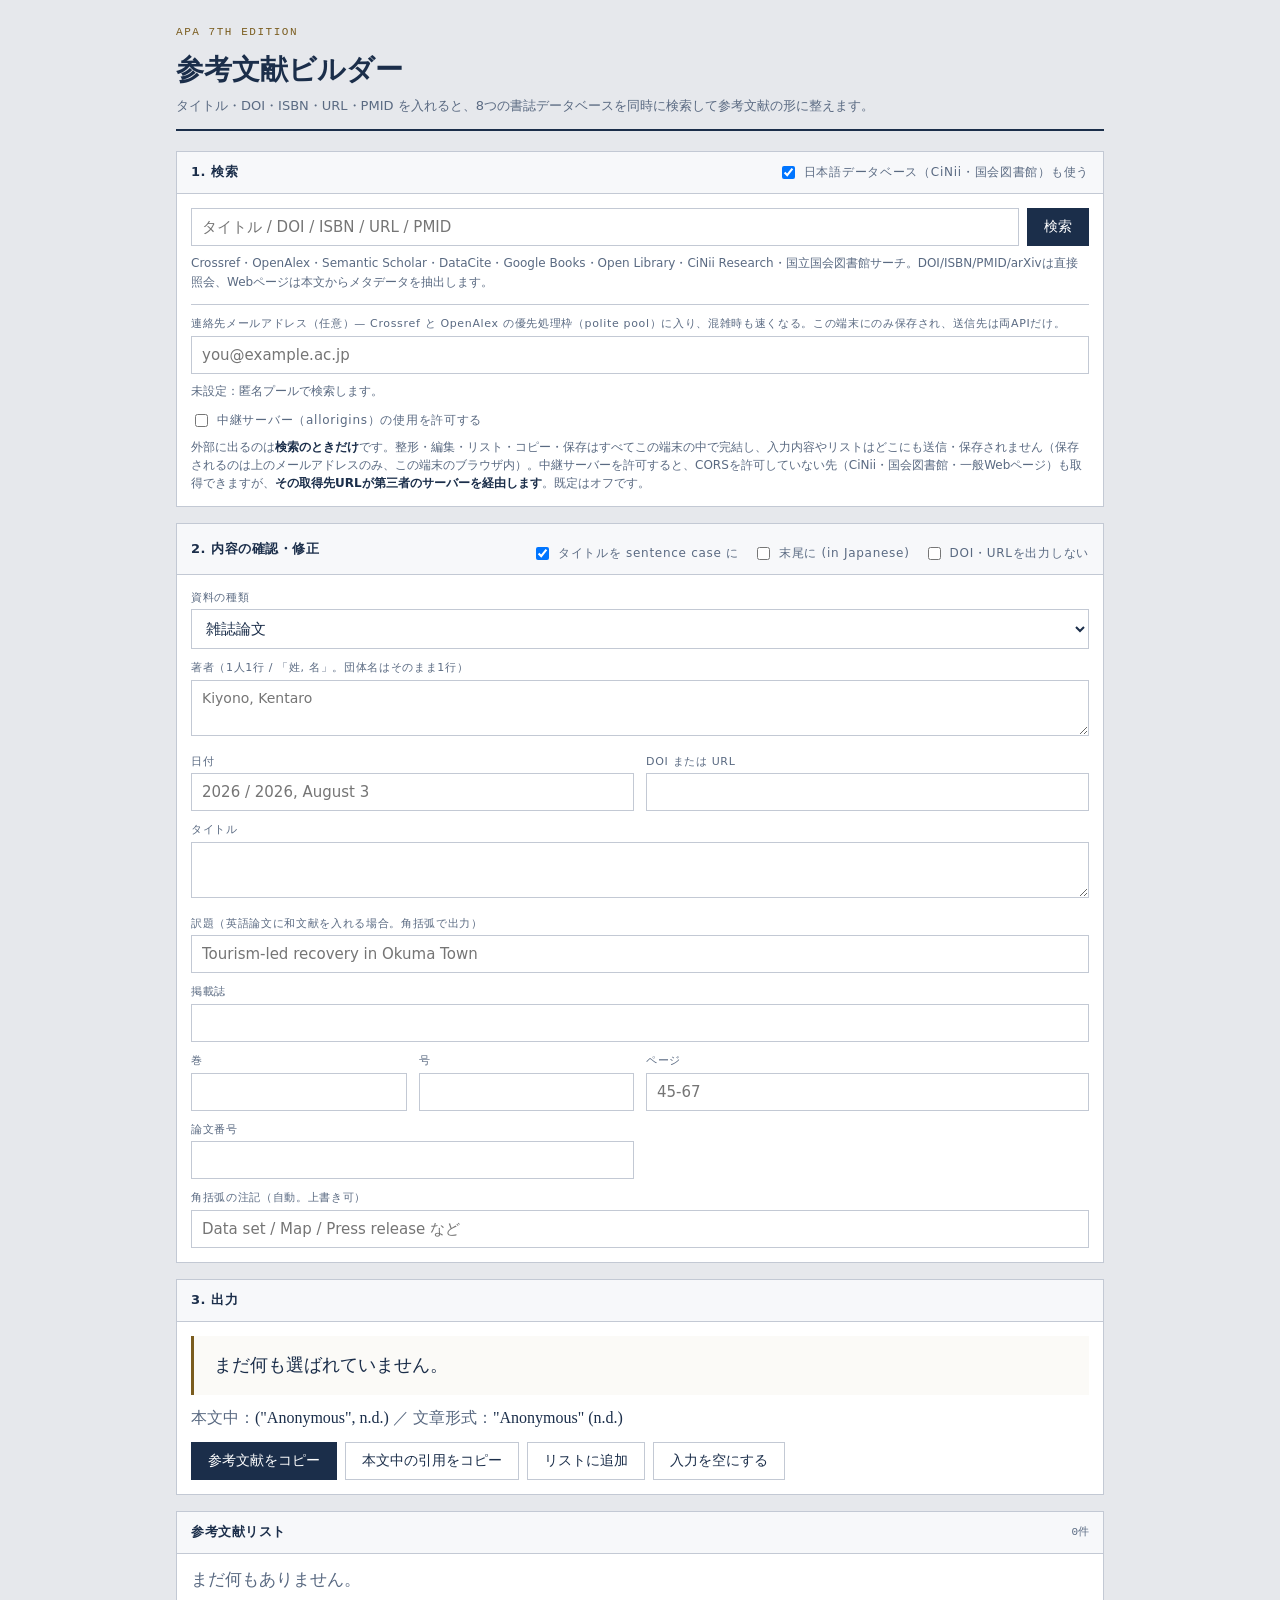
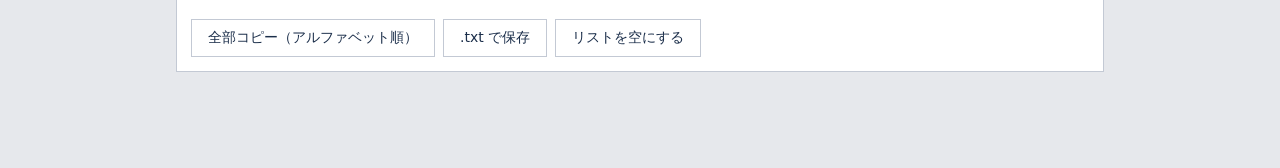
<file: index.html.html>
<!DOCTYPE html>
<html lang="ja">
<head>
<meta charset="utf-8">
<meta name="viewport" content="width=device-width,initial-scale=1">
<meta name="referrer" content="no-referrer">
<meta http-equiv="Content-Security-Policy" content="default-src 'none'; script-src 'unsafe-inline'; style-src 'unsafe-inline'; connect-src https://api.crossref.org https://api.openalex.org https://api.semanticscholar.org https://api.datacite.org https://www.googleapis.com https://openlibrary.org https://cir.nii.ac.jp https://ndlsearch.ndl.go.jp https://eutils.ncbi.nlm.nih.gov https://api.allorigins.win; img-src 'none'; font-src 'none'; media-src 'none'; object-src 'none'; frame-src 'none'; child-src 'none'; worker-src 'none'; manifest-src 'none'; base-uri 'none'; form-action 'none'; frame-ancestors 'none'">
<title>APA参考文献ビルダー</title>
<style>
:root{
  --ink:#1B2E4A;
  --ink-soft:#5A6A82;
  --paper:#E6E8EC;
  --card:#FFFFFF;
  --rule:#C3C9D4;
  --brass:#7A5C1E;
  --brass-soft:#F0E9D6;
  --warn:#8A3324;
  --sans:system-ui,-apple-system,"Segoe UI","Hiragino Sans","Noto Sans JP",sans-serif;
  --serif:"Times New Roman",Times,"YuMincho","Yu Mincho","Hiragino Mincho ProN","Noto Serif JP",serif;
  --mono:ui-monospace,SFMono-Regular,Menlo,Consolas,monospace;
}
*{box-sizing:border-box}
body{margin:0;background:var(--paper);color:var(--ink);font-family:var(--sans);font-size:15px;line-height:1.6}
.wrap{max-width:960px;margin:0 auto;padding:24px 16px 80px}
header{border-bottom:2px solid var(--ink);padding-bottom:12px;margin-bottom:20px}
h1{font-family:var(--serif);font-size:28px;font-weight:700;margin:0}
header p{margin:4px 0 0;color:var(--ink-soft);font-size:13px}
.eyebrow{font-family:var(--mono);font-size:11px;letter-spacing:.14em;text-transform:uppercase;color:var(--brass);margin:0 0 6px}
section{background:var(--card);border:1px solid var(--rule);margin-bottom:16px}
.sec-head{display:flex;justify-content:space-between;align-items:center;gap:8px;padding:10px 14px;border-bottom:1px solid var(--rule);background:#F7F8FA;flex-wrap:wrap}
.sec-head h2{font-size:13px;margin:0;font-weight:600;letter-spacing:.04em}
.sec-body{padding:14px}
.searchbar{display:flex;gap:8px;flex-wrap:wrap}
input,select,textarea{font-family:inherit;font-size:15px;color:var(--ink);background:#fff;border:1px solid var(--rule);border-radius:0;padding:9px 10px;width:100%}
input:focus,select:focus,textarea:focus,button:focus-visible{outline:2px solid var(--brass);outline-offset:1px}
textarea{resize:vertical;min-height:56px;font-size:14px}
button{font-family:inherit;font-size:14px;cursor:pointer;background:var(--ink);color:#fff;border:1px solid var(--ink);padding:9px 16px}
button:hover{background:#26405f}
button.ghost{background:transparent;color:var(--ink);border-color:var(--rule)}
button.ghost:hover{background:#EEF1F5}
button.small{padding:5px 10px;font-size:12px}
button:disabled{opacity:.45;cursor:default}
.hint{font-size:12px;color:var(--ink-soft);margin:8px 0 0}
.qbox{flex:1 1 260px;width:auto}
.panel-sub{margin-top:12px;border-top:1px solid var(--rule);padding-top:10px}
.short{min-height:44px}
.row.tight{margin-top:0}
.privacy{font-size:12px;color:var(--ink-soft);line-height:1.5;margin:0}
.privacy b{color:var(--ink);font-weight:600}
.results{list-style:none;margin:0;padding:0;max-height:420px;overflow:auto}
.results li{border-top:1px solid var(--rule);padding:10px 14px;cursor:pointer}
.results li:first-child{border-top:none}
.results li:hover,.results li:focus-visible{background:var(--brass-soft);outline:none}
.r-title{font-family:var(--serif);font-size:17px;line-height:1.35}
.r-meta{font-size:12px;color:var(--ink-soft);margin-top:3px}
.tag{font-family:var(--mono);font-size:10px;letter-spacing:.08em;text-transform:uppercase;color:var(--brass);border:1px solid var(--brass);padding:1px 5px;margin-right:6px;white-space:nowrap}
.grid{display:grid;grid-template-columns:repeat(4,1fr);gap:10px 12px}
.grid>div{grid-column:span 2}
.grid>div.full{grid-column:1/-1}
.grid>div.qtr{grid-column:span 1}
label{display:block;font-size:11px;letter-spacing:.06em;color:var(--ink-soft);margin-bottom:3px}
.output{font-family:var(--serif);font-size:18px;line-height:1.5;padding:16px 16px 16px 20px;border-left:3px solid var(--brass);background:#FBFAF7;padding-left:calc(20px + 2.2em);text-indent:-2.2em}
.intext{font-family:var(--serif);font-size:16px;margin-top:10px;color:var(--ink-soft)}
.intext b{font-weight:400;color:var(--ink)}
.row{display:flex;gap:8px;flex-wrap:wrap;margin-top:12px}
.list{list-style:none;margin:0;padding:0}
.list li{font-family:var(--serif);font-size:17px;border-top:1px solid var(--rule);padding:12px 70px 12px calc(14px + 2.2em);text-indent:-2.2em;position:relative}
.list li:first-child{border-top:none}
.list .del{position:absolute;right:8px;top:9px;text-indent:0}
.empty{padding:14px;color:var(--ink-soft);font-size:13px;font-family:var(--sans);text-indent:0}
.status{font-size:13px;color:var(--ink-soft);padding:12px 14px;border-top:1px solid var(--rule)}
.status.err{color:var(--warn)}
.toggle{display:flex;align-items:center;gap:6px;font-size:12px;color:var(--ink-soft);margin:0}
.toggle input{width:auto}
.proxy-row{margin:10px 0 8px}
.opts{display:flex;gap:14px;flex-wrap:wrap;margin-top:10px}
.count{font-family:var(--mono);font-size:11px;color:var(--ink-soft)}
@media(max-width:700px){
  .grid{grid-template-columns:repeat(2,1fr)}
  .grid>div.qtr{grid-column:span 1}
  .output,.list li{font-size:16px}
}
</style>
</head>
<body>
<div class="wrap">

<header>
  <p class="eyebrow">APA 7th edition</p>
  <h1>参考文献ビルダー</h1>
  <p>タイトル・DOI・ISBN・URL・PMID を入れると、8つの書誌データベースを同時に検索して参考文献の形に整えます。</p>
</header>

<section>
  <div class="sec-head">
    <h2>1. 検索</h2>
    <label class="toggle"><input type="checkbox" id="jp-src" checked>日本語データベース（CiNii・国会図書館）も使う</label>
  </div>
  <div class="sec-body">
    <div class="searchbar">
      <input id="q" placeholder="タイトル / DOI / ISBN / URL / PMID" class="qbox">
      <button id="go">検索</button>
    </div>
    <p class="hint">Crossref・OpenAlex・Semantic Scholar・DataCite・Google Books・Open Library・CiNii Research・国立国会図書館サーチ。DOI/ISBN/PMID/arXivは直接照会、Webページは本文からメタデータを抽出します。</p>
    <div class="panel-sub">
      <label for="mailto">連絡先メールアドレス（任意）— Crossref と OpenAlex の優先処理枠（polite pool）に入り、混雑時も速くなる。この端末にのみ保存され、送信先は両APIだけ。</label>
      <input id="mailto" type="email" placeholder="you@example.ac.jp" autocomplete="email">
      <p class="hint" id="mailto-state"></p>
      <label class="toggle proxy-row"><input type="checkbox" id="use-proxy">中継サーバー（allorigins）の使用を許可する</label>
      <p class="privacy">外部に出るのは<b>検索のときだけ</b>です。整形・編集・リスト・コピー・保存はすべてこの端末の中で完結し、入力内容やリストはどこにも送信・保存されません（保存されるのは上のメールアドレスのみ、この端末のブラウザ内）。中継サーバーを許可すると、CORSを許可していない先（CiNii・国会図書館・一般Webページ）も取得できますが、<b>その取得先URLが第三者のサーバーを経由します</b>。既定はオフです。</p>
    </div>
  </div>
  <div id="status" class="status" hidden></div>
  <ul id="results" class="results"></ul>
</section>

<section>
  <div class="sec-head">
    <h2>2. 内容の確認・修正</h2>
    <div class="opts">
      <label class="toggle"><input type="checkbox" id="sentence" checked>タイトルを sentence case に</label>
      <label class="toggle"><input type="checkbox" id="jp-note">末尾に (in Japanese)</label>
      <label class="toggle"><input type="checkbox" id="no-doi">DOI・URLを出力しない</label>
    </div>
  </div>
  <div class="sec-body">
    <div class="grid">
      <div class="full" id="w-type">
        <label for="f-type">資料の種類</label>
        <select id="f-type"></select>
      </div>
      <div class="full" id="w-authors">
        <label for="f-authors">著者（1人1行 / 「姓, 名」。団体名はそのまま1行）</label>
        <textarea id="f-authors" placeholder="Kiyono, Kentaro"></textarea>
      </div>
      <div id="w-year">
        <label for="f-year">日付</label>
        <input id="f-year" placeholder="2026 / 2026, August 3">
      </div>
      <div id="w-doi">
        <label for="f-doi">DOI または URL</label>
        <input id="f-doi">
      </div>
      <div class="full" id="w-title">
        <label for="f-title">タイトル</label>
        <textarea id="f-title"></textarea>
      </div>
      <div class="full" id="w-translated">
        <label for="f-translated">訳題（英語論文に和文献を入れる場合。角括弧で出力）</label>
        <input id="f-translated" placeholder="Tourism-led recovery in Okuma Town">
      </div>
      <div class="full" id="w-container">
        <label for="f-container">掲載誌</label>
        <input id="f-container">
      </div>
      <div class="qtr" id="w-volume"><label for="f-volume">巻</label><input id="f-volume"></div>
      <div class="qtr" id="w-issue"><label for="f-issue">号</label><input id="f-issue"></div>
      <div id="w-pages"><label for="f-pages">ページ</label><input id="f-pages" placeholder="45-67"></div>
      <div id="w-number"><label for="f-number">番号</label><input id="f-number"></div>
      <div id="w-edition"><label for="f-edition">版 / バージョン</label><input id="f-edition"></div>
      <div id="w-publisher"><label for="f-publisher">出版社 / 発行機関</label><input id="f-publisher"></div>
      <div id="w-location"><label for="f-location">開催地</label><input id="f-location"></div>
      <div class="full" id="w-editors"><label for="f-editors">編者（1人1行）</label><textarea id="f-editors" class="short"></textarea></div>
      <div class="full" id="w-descriptor"><label for="f-descriptor">角括弧の注記（自動。上書き可）</label><input id="f-descriptor" placeholder="Data set / Map / Press release など"></div>
      <div class="full" id="w-retrieved"><label for="f-retrieved">閲覧日（内容が変わるページのみ。例: August 3, 2026）</label><input id="f-retrieved"></div>
    </div>
  </div>
</section>

<section>
  <div class="sec-head"><h2>3. 出力</h2></div>
  <div class="sec-body">
    <div id="out" class="output">まだ何も選ばれていません。</div>
    <div class="intext">本文中：<b id="intext-p"></b> ／ 文章形式：<b id="intext-n"></b></div>
    <div class="row">
      <button id="copy">参考文献をコピー</button>
      <button id="copy-in" class="ghost">本文中の引用をコピー</button>
      <button id="add" class="ghost">リストに追加</button>
      <button id="reset" class="ghost">入力を空にする</button>
    </div>
  </div>
</section>

<section>
  <div class="sec-head">
    <h2>参考文献リスト</h2>
    <span class="count" id="count">0件</span>
  </div>
  <ul id="list" class="list"></ul>
  <div class="sec-body">
    <div class="row tight">
      <button id="copy-all" class="ghost">全部コピー（アルファベット順）</button>
      <button id="download" class="ghost">.txt で保存</button>
      <button id="clear" class="ghost">リストを空にする</button>
    </div>
  </div>
</section>

</div>

<script>
"use strict";
const $ = id => document.getElementById(id);

/* ============ 資料タイプ定義 ============ */
/* standalone: タイトル自体を斜体にする（単独刊行物）か否か */
const TYPES = {
  journal:   {ja:"雑誌論文", standalone:false, show:["container","volume","issue","pages","number"], labels:{container:"掲載誌", number:"論文番号"}},
  magazine:  {ja:"一般雑誌記事", standalone:false, show:["container","volume","issue","pages"], labels:{container:"雑誌名"}},
  newspaper: {ja:"新聞記事", standalone:false, show:["container","pages"], labels:{container:"新聞名"}},
  book:      {ja:"書籍", standalone:true, show:["edition","publisher"], labels:{}},
  editedbook:{ja:"編著書（全体）", standalone:true, show:["editors","edition","publisher"], labels:{}},
  chapter:   {ja:"書籍の1章", standalone:false, show:["editors","container","edition","pages","publisher"], labels:{container:"書名"}},
  encyclopedia:{ja:"事典項目", standalone:false, show:["editors","container","edition","pages","publisher"], labels:{container:"事典名"}},
  conference:{ja:"学会発表論文（予稿集）", standalone:false, show:["container","pages","publisher"], labels:{container:"予稿集名"}},
  presentation:{ja:"学会発表（口頭・ポスター）", standalone:true, show:["container","location"], labels:{container:"学会名"}, desc:"Conference presentation"},
  report:    {ja:"報告書 / 白書", standalone:true, show:["number","publisher"], labels:{number:"報告書番号"}},
  preprint:  {ja:"プレプリント", standalone:true, show:["container"], labels:{container:"リポジトリ名"}, desc:"Preprint"},
  thesis:    {ja:"学位論文", standalone:true, show:["publisher","container"], labels:{publisher:"授与大学", container:"データベース名"}, desc:"Doctoral dissertation"},
  webpage:   {ja:"Webページ", standalone:true, show:["container","retrieved"], labels:{container:"サイト名"}},
  blog:      {ja:"ブログ記事", standalone:false, show:["container"], labels:{container:"ブログ名"}},
  news_web:  {ja:"Web記事（ニュースサイト）", standalone:false, show:["container"], labels:{container:"サイト名"}},
  dataset:   {ja:"データセット", standalone:true, show:["edition","publisher"], labels:{}, desc:"Data set"},
  statistics:{ja:"統計表", standalone:true, show:["publisher","retrieved"], labels:{publisher:"作成機関"}, desc:"Data set"},
  software:  {ja:"ソフトウェア", standalone:true, show:["edition","publisher"], labels:{}, desc:"Computer software"},
  video:     {ja:"動画（YouTube等）", standalone:true, show:["container"], labels:{container:"プラットフォーム"}, desc:"Video"},
  podcast:   {ja:"ポッドキャスト", standalone:false, show:["container","number","publisher"], labels:{container:"番組名", number:"エピソード番号"}, desc:"Audio podcast episode"},
  social:    {ja:"SNS投稿", standalone:true, show:["container"], labels:{container:"プラットフォーム"}, desc:"Post"},
  press:     {ja:"プレスリリース", standalone:true, show:["publisher"], labels:{}, desc:"Press release"},
  standard:  {ja:"規格", standalone:true, show:["number","publisher"], labels:{number:"規格番号"}, descNum:"Standard No."},
  map:       {ja:"地図", standalone:true, show:["publisher"], labels:{}, desc:"Map"},
  law:       {ja:"法令・条例", standalone:true, show:["number","publisher"], labels:{number:"法令番号"}},
  manuscript:{ja:"未公刊資料", standalone:true, show:["publisher"], labels:{publisher:"所属機関"}, desc:"Unpublished manuscript"},
  other:     {ja:"その他", standalone:true, show:["container","volume","issue","pages","number","edition","publisher","editors","location"], labels:{}}
};
const ALL_FIELDS = ["container","volume","issue","pages","number","edition","publisher","editors","location","retrieved"];
const BASE_LABELS = {container:"掲載誌 / 書名 / サイト名", volume:"巻", issue:"号", pages:"ページ",
  number:"番号", edition:"版 / バージョン", publisher:"出版社 / 発行機関", editors:"編者（1人1行）",
  location:"開催地", retrieved:"閲覧日（内容が変わるページのみ。例: August 3, 2026）"};

const sel = $("f-type");
Object.entries(TYPES).forEach(([k, v]) => {
  const o = document.createElement("option");
  o.value = k; o.textContent = v.ja; sel.appendChild(o);
});

/* ============ ユーティリティ ============ */
function blank(){
  return {type:"journal", year:"", authors:[], title:"", translated:"", container:"", volume:"",
    issue:"", pages:"", number:"", edition:"", publisher:"", editors:[], location:"",
    descriptor:"", retrieved:"", doi:"", source:""};
}
let entry = blank();
let saved = [];
let candidates = [];

const isCJK = s => /[\u3040-\u30ff\u3400-\u9fff\uf900-\ufaff]/.test(s || "");
const stripTags = s => (s || "").replace(/<[^>]+>/g, "").replace(/\s+/g, " ").trim();
const esc = s => (s || "").replace(/&/g, "&amp;").replace(/</g, "&lt;").replace(/>/g, "&gt;");
const dash = s => (s || "").replace(/\s*[-–—]\s*/g, "–");

function initials(given){
  if(!given) return "";
  return given.trim().split(/\s+/).map(part =>
    part.split("-").map(p => {
      const c = p.replace(/[.\s]/g, "").charAt(0);
      return c ? c.toUpperCase() + "." : "";
    }).filter(Boolean).join("-")
  ).filter(Boolean).join(" ");
}

function looksTitleCase(s){
  const w = s.split(/\s+/).filter(x => x.length > 3);
  if(w.length < 3) return false;
  return w.filter(x => /^[A-Z]/.test(x)).length / w.length > 0.6;
}

/* sentence case: 固有名詞を壊さないよう「小文字にしてよい語」を判定する。
   判定順 = 頭字語 → 文頭 → 固有名詞リスト → 地名語（直前が固有名詞のとき） → 一般語 → 接尾辞 → 残りは大文字のまま */
const COMMON = new Set(("a an the and or but not no nor of in on at by for with from to into onto upon "+
"as is are was were be been being do does did has have had can could may might must shall should will would "+
"this that these those it its their his her our your my we they he she you i "+
"about above across after against along among around before behind below beneath beside besides between beyond "+
"during except inside outside over through throughout toward towards under underneath until up via within without "+
"more most less least many much few several such same other others another each every both all any some none "+
"new old first second third early late later recent current future past present initial final "+
"case cases study studies research analysis analyses review overview survey report reports paper papers article "+
"approach approaches method methods methodology framework model models theory theories concept concepts "+
"effect effects impact impacts influence outcome outcomes result results finding findings evidence "+
"factor factors role roles use uses using used application applications practice practices process processes "+
"system systems network networks structure structures pattern patterns trend trends change changes "+
"development developments growth decline increase decrease reduction improvement "+
"management planning policy policies strategy strategies governance decision decisions "+
"community communities society social economic economy economics political culture cultural "+
"population populations resident residents people person household households citizen citizens "+
"health healthcare medical clinical mental physical wellbeing risk risks safety exposure dose "+
"radiation nuclear radioactive contamination decontamination emission emissions pollution "+
"disaster disasters earthquake tsunami flood flooding typhoon hazard hazards emergency crisis "+
"evacuation evacuees recovery reconstruction rehabilitation resilience vulnerability preparedness mitigation "+
"tourism tourist tourists travel visitor visitors heritage destination destinations hospitality "+
"region regional local national international global rural urban coastal inland "+
"land landscape environment environmental ecological ecosystem climate weather energy water soil air forest "+
"data dataset information knowledge evidence indicator indicators index measurement assessment evaluation "+
"education educational learning teaching training school schools student students "+
"industry industries agriculture agricultural fishery fisheries manufacturing business businesses market markets "+
"transport transportation infrastructure housing building buildings facility facilities service services "+
"migration mobility depopulation aging ageing demographic demography age gender women men children youth elderly "+
"public private government governmental municipal administrative institutional "+
"design designed development based driven led oriented related associated compared comparative "+
"analysis empirical quantitative qualitative statistical spatial temporal experimental theoretical "+
"between within across toward lessons lesson perspective perspectives implication implications challenge challenges "+
"role importance significance relationship relationships difference differences similarity "+
"quality quantity level levels rate rates scale scales size number amount "+
"toward evidence potential possible necessary important major minor main key core "+
"long short term terms year years month months day days time times period stage stages phase phases "+
"life living work working home place places space spaces area areas site sites zone zones "+
"support recovery response responses reaction adaptation adaptive sustainable sustainability "+
"question questions issue issues problem problems solution solutions "+
"introduction conclusion discussion background context overview summary "+
"accident accidents incident incidents damage damages loss losses death deaths injury injuries victim victims "+
"post pre non anti inter intra multi sub trans cross self semi mid co re counter over under").split(/\s+/));

const GEO = new Set(("city town village ward district prefecture province county state region island islands "+
"bay river valley mountain mountains peninsula coast basin plain lake sea gulf strait canal "+
"university institute college school hospital museum station port airport temple shrine park "+
"government ministry agency bureau department center centre street road bridge dam plant").split(" "));

const PROPER = new Set(("january february march april may june july august september october november december "+
"monday tuesday wednesday thursday friday saturday sunday "+
"beijing nanjing chongqing kunming wyoming reading hastings bath nice mobile turkey jordan chad mali china "+
"cologne florence naples").split(/\s+/));

const SUFFIX = /(tion|sion|ment|ness|ance|ence|ity|ism|ology|ography|graphy|ship|ships|able|ible|ical|less|ful|ous|ive|ives)$/;

function sentenceCase(str){
  const s = stripTags(str);
  if(!s || isCJK(s) || !looksTitleCase(s)) return s;
  let capNext = true, prevKeptCap = false;
  return s.split(/(\s+)/).map(w => {
    if(!w.trim()) return w;
    const endsSentence = /[.:?!]["')\]]*$/.test(w);
    let keptCap = false;
    const out = w.split("-").map((p, i) => {
      const core = p.replace(/[^A-Za-z']/g, "");
      if(!core) return p;
      const lower = core.toLowerCase();
      if(core.length > 1 && core === core.toUpperCase()){ keptCap = true; return p; }
      if(/[a-z][A-Z]/.test(p)){ keptCap = true; return p; }
      if(!/^[A-Z]/.test(p)) return p;
      if(capNext && i === 0) return p;
      if(PROPER.has(lower)){ keptCap = true; return p; }
      if(GEO.has(lower) && (prevKeptCap || keptCap)){ keptCap = true; return p; }
      if(COMMON.has(lower) || SUFFIX.test(lower)) return p.charAt(0).toLowerCase() + p.slice(1);
      keptCap = true;
      return p;
    }).join("-");
    prevKeptCap = keptCap;
    capNext = endsSentence;
    return out;
  }).join("");
}

function parsePeople(text){
  return (text || "").split(/[\n;]/).map(line => {
    const t = line.trim();
    if(!t) return null;
    if(t.includes(",")){
      const [family, ...rest] = t.split(",");
      return {family: family.trim(), given: rest.join(",").trim()};
    }
    if(isCJK(t)) return {family: t, given: ""};
    const parts = t.split(/\s+/);
    if(parts.length === 1) return {family: t, given: ""};
    return {family: parts.pop(), given: parts.join(" ")};
  }).filter(Boolean);
}
const peopleToText = list => list.map(a => a.given ? `${a.family}, ${a.given}` : a.family).join("\n");
const isOrg = a => !a.given && /\s/.test(a.family) && !isCJK(a.family);

function nameInverted(a){
  if(isCJK(a.family + a.given)) return (a.family + (a.given ? " " + a.given : "")).trim();
  if(isOrg(a)) return a.family;
  const ini = initials(a.given);
  return ini ? `${a.family}, ${ini}` : a.family;
}
function nameForward(a){
  if(isCJK(a.family + a.given) || isOrg(a)) return (a.family + (a.given ? " " + a.given : "")).trim();
  const ini = initials(a.given);
  return ini ? `${ini} ${a.family}` : a.family;
}
function joinAuthors(list){
  const n = list.map(nameInverted);
  if(!n.length) return "";
  if(n.length === 1) return n[0];
  if(n.length === 2) return `${n[0]}, & ${n[1]}`;
  if(n.length <= 20) return `${n.slice(0, -1).join(", ")}, & ${n[n.length - 1]}`;
  return `${n.slice(0, 19).join(", ")}, . . . ${n[n.length - 1]}`;
}
function joinEditors(list){
  const n = list.map(nameForward);
  if(!n.length) return "";
  if(n.length === 1) return n[0];
  if(n.length === 2) return `${n[0]} & ${n[1]}`;
  return `${n.slice(0, -1).join(", ")}, & ${n[n.length - 1]}`;
}

function linkOf(e){
  const d = (e.doi || "").trim();
  if(!d) return "";
  const m = d.match(/10\.\d{4,9}\/[^\s"<>]+/);
  if(m) return "https://doi.org/" + m[0].replace(/[.,;)\]]+$/, "");
  return d;
}

/* ============ APA 組み立て ============ */
function buildHTML(e, o){
  o = o || {};
  const optSentence = o.sentence !== undefined ? o.sentence : $("sentence").checked;
  const optJpNote = o.jpNote !== undefined ? o.jpNote : $("jp-note").checked;
  const optNoDoi = o.noDoi !== undefined ? o.noDoi : $("no-doi").checked;
  const t = TYPES[e.type] || TYPES.other;
  const A = joinAuthors(e.authors);
  const year = e.year.trim() || "n.d.";
  let titleText = optSentence ? sentenceCase(e.title) : stripTags(e.title);
  if(!titleText && !A) return "";
  let T = esc(titleText);
  if(e.translated.trim()) T += ` [${esc(stripTags(e.translated))}]`;
  const title = t.standalone ? `<em>${T}</em>` : T;

  const C = esc(stripTags(e.container));
  const P = esc(stripTags(e.publisher));
  const pages = esc(dash(e.pages));
  const url = optNoDoi ? "" : linkOf(e);
  const link = url ? (e.retrieved.trim()
    ? `Retrieved ${esc(e.retrieved.trim())}, from ${esc(url)}`
    : esc(url)) : "";

  const descriptor = (e.descriptor || t.desc || "").trim();
  const descPart = descriptor ? ` [${esc(descriptor)}]` : "";
  const editors = joinEditors(e.editors);
  const edLabel = e.editors.length > 1 ? "Eds." : "Ed.";

  let head = A ? `${esc(A)} (${esc(year)}).` : `(${esc(year)}).`;
  if(!A && C && ["webpage", "news_web", "press", "statistics"].includes(e.type)){
    head = `${C} (${esc(year)}).`;
  }
  if(e.type === "editedbook" && editors && !A) head = `${esc(editors)} (${edLabel}). (${esc(year)}).`;

  const parts = [];
  const push = s => { if(s && s.trim()) parts.push(s.trim()); };

  push(head);

  switch(e.type){
    case "journal":
    case "magazine": {
      push(title + descPart + ".");
      if(C){
        let s = `<em>${C}${e.volume ? ", " + esc(e.volume) : ""}</em>`;
        if(e.issue) s += `(${esc(e.issue)})`;
        if(pages) s += `, ${pages}`;
        else if(e.number) s += `, Article ${esc(e.number)}`;
        push(s + ".");
      }
      break;
    }
    case "newspaper": {
      push(title + descPart + ".");
      push(C ? `<em>${C}</em>${pages ? ", " + pages : ""}.` : "");
      break;
    }
    case "book":
    case "editedbook": {
      let s = title;
      if(e.edition) s += ` (${esc(e.edition)} ed.)`;
      push(s + descPart + ".");
      push(P ? P + "." : "");
      break;
    }
    case "chapter":
    case "encyclopedia": {
      push(title + descPart + ".");
      let s = "In ";
      if(editors) s += `${esc(editors)} (${edLabel}), `;
      s += `<em>${C}</em>`;
      const inner = [];
      if(e.edition) inner.push(`${esc(e.edition)} ed.`);
      if(pages) inner.push(`pp. ${pages}`);
      if(inner.length) s += ` (${inner.join(", ")})`;
      push(s + ".");
      push(P ? P + "." : "");
      break;
    }
    case "conference": {
      push(title + descPart + ".");
      push(C ? `In <em>${C}</em>${pages ? ` (pp. ${pages})` : ""}.` : "");
      push(P ? P + "." : "");
      break;
    }
    case "presentation": {
      push(title + descPart + ".");
      push([C, esc(e.location)].filter(Boolean).join(", ") + ".");
      break;
    }
    case "report": {
      let s = title;
      if(e.number) s += ` (Report No. ${esc(e.number)})`;
      push(s + descPart + ".");
      push(P ? P + "." : "");
      break;
    }
    case "standard": {
      let s = title;
      if(e.number) s += ` (Standard No. ${esc(e.number)})`;
      push(s + ".");
      push(P ? P + "." : "");
      break;
    }
    case "law": {
      let s = title;
      if(e.number) s += ` (${esc(e.number)})`;
      push(s + ".");
      push(P ? P + "." : "");
      break;
    }
    case "preprint": {
      push(title + descPart + ".");
      push((C || P) ? (C || P) + "." : "");
      break;
    }
    case "thesis": {
      const inner = [descriptor || "Thesis", P].filter(Boolean).join(", ");
      push(`${title} [${esc(inner)}].`);
      push(C ? C + "." : "");
      break;
    }
    case "dataset":
    case "software": {
      let s = title;
      if(e.edition) s += ` (Version ${esc(e.edition)})`;
      push(s + descPart + ".");
      push(P ? P + "." : "");
      break;
    }
    case "statistics": {
      push(title + descPart + ".");
      push(P ? P + "." : "");
      break;
    }
    case "podcast": {
      let s = title;
      if(e.number) s += ` (No. ${esc(e.number)})`;
      push(s + descPart + ".");
      push(C ? `In <em>${C}</em>.` : "");
      push(P ? P + "." : "");
      break;
    }
    case "video":
    case "social": {
      push(title + descPart + ".");
      push(C ? C + "." : "");
      break;
    }
    case "blog":
    case "news_web": {
      push(title + descPart + ".");
      push(C ? `<em>${C}</em>.` : "");
      break;
    }
    case "webpage": {
      push(title + descPart + ".");
      const site = (A && stripTags(e.container) === stripTags(joinAuthors(e.authors))) ? "" : C;
      push(site ? site + "." : "");
      break;
    }
    default: {
      let s = title;
      if(e.edition) s += ` (${esc(e.edition)} ed.)`;
      push(s + descPart + ".");
      if(C){
        let c = `<em>${C}${e.volume ? ", " + esc(e.volume) : ""}</em>`;
        if(e.issue) c += `(${esc(e.issue)})`;
        if(pages) c += `, ${pages}`;
        push(c + ".");
      }
      push(P ? P + "." : "");
    }
  }
  push(link);
  if(optJpNote) push("(in Japanese)");

  return parts.join(" ")
    .replace(/\s+/g, " ")
    .replace(/\s+\./g, ".")
    .replace(/\.\.(?!\.)/g, ".")
    .trim();
}

/* タグを外すだけでなく、esc() が入れた実体参照を戻す（& が &amp; のままコピーされるのを防ぐ） */
const toPlain = html => String(html)
  .replace(/<[^>]+>/g, "")
  .replace(/&lt;/g, "<")
  .replace(/&gt;/g, ">")
  .replace(/&quot;/g, '"')
  .replace(/&#0?39;/g, "'")
  .replace(/&amp;/g, "&");
/* innerHTML に入れる直前の最終防衛線: <em> と </em> 以外のタグを削除する */
const sanitize = html => String(html).replace(/<(?!\/?em>)[^>]*>/gi, "");

function inText(e){
  const year = (e.year.trim().split(",")[0] || "n.d.").trim();
  const names = e.authors.map(a => a.family).filter(Boolean);
  let key;
  if(!names.length){
    key = stripTags(e.container) || stripTags(e.title).split(/\s+/).slice(0, 4).join(" ") || "Anonymous";
    if(!stripTags(e.container)) key = `"${key}"`;
  }
  else if(names.length === 1) key = names[0];
  else if(names.length === 2) key = `${names[0]} & ${names[1]}`;
  else key = `${names[0]} et al.`;
  return {paren:`(${key}, ${year})`, narrative:`${key.replace(" & ", " and ")} (${year})`};
}

/* ============ フォーム ============ */
function applyTypeUI(){
  const t = TYPES[$("f-type").value] || TYPES.other;
  ALL_FIELDS.forEach(f => {
    const w = $("w-" + f);
    const on = t.show.includes(f);
    w.hidden = !on;
    if(on){
      const lab = w.querySelector("label");
      lab.textContent = (t.labels && t.labels[f]) || BASE_LABELS[f];
    }
  });
  $("w-retrieved").hidden = !["webpage", "statistics", "news_web", "other"].includes($("f-type").value);
}

const FORM_FIELDS = ["type","year","authors","title","translated","container","volume","issue",
  "pages","number","edition","publisher","editors","location","descriptor","retrieved","doi"];

function fillForm(){
  $("f-type").value = TYPES[entry.type] ? entry.type : "other";
  $("f-year").value = entry.year;
  $("f-authors").value = peopleToText(entry.authors);
  $("f-title").value = stripTags(entry.title);
  $("f-translated").value = entry.translated;
  $("f-container").value = entry.container;
  $("f-volume").value = entry.volume;
  $("f-issue").value = entry.issue;
  $("f-pages").value = entry.pages;
  $("f-number").value = entry.number;
  $("f-edition").value = entry.edition;
  $("f-publisher").value = entry.publisher;
  $("f-editors").value = peopleToText(entry.editors);
  $("f-location").value = entry.location;
  $("f-descriptor").value = entry.descriptor;
  $("f-retrieved").value = entry.retrieved;
  $("f-doi").value = entry.doi;
  $("jp-note").checked = !!entry.jpNote;
  applyTypeUI();
  render();
}

function readForm(){
  entry.type = $("f-type").value;
  entry.year = $("f-year").value;
  entry.authors = parsePeople($("f-authors").value);
  entry.title = $("f-title").value;
  entry.translated = $("f-translated").value;
  entry.container = $("f-container").value;
  entry.volume = $("f-volume").value;
  entry.issue = $("f-issue").value;
  entry.pages = $("f-pages").value;
  entry.number = $("f-number").value;
  entry.edition = $("f-edition").value;
  entry.publisher = $("f-publisher").value;
  entry.editors = parsePeople($("f-editors").value);
  entry.location = $("f-location").value;
  entry.descriptor = $("f-descriptor").value;
  entry.retrieved = $("f-retrieved").value;
  entry.doi = $("f-doi").value;
  render();
}

FORM_FIELDS.forEach(f => {
  const el = $("f-" + f);
  el.addEventListener("input", readForm);
  el.addEventListener("change", () => { if(f === "type") applyTypeUI(); readForm(); });
});
$("sentence").addEventListener("change", render);
$("jp-note").addEventListener("change", render);
/* DOI/URL の有無は出力全体に効く設定なので、保存済みリストも描き直す */
$("no-doi").addEventListener("change", () => { render(); drawList(); });

function render(){
  const html = buildHTML(entry);
  if(html.trim()) $("out").innerHTML = sanitize(html);
  else $("out").textContent = "まだ何も選ばれていません。";
  const it = inText(entry);
  $("intext-p").textContent = it.paren;
  $("intext-n").textContent = it.narrative;
}

/* ============ 取得 ============ */
function status(msg, isErr){
  const el = $("status");
  el.hidden = !msg;
  el.textContent = msg || "";
  el.className = "status" + (isErr ? " err" : "");
}

const PROXY = u => "https://api.allorigins.win/raw?url=" + encodeURIComponent(u);

/* polite pool 用の連絡先。保存できない環境（サンドボックス等）ではセッション内のみ保持 */
const MAIL_KEY = "apa-builder-mailto";
let mailto = "";
const validMail = s => /^[^\s@]+@[^\s@]+\.[^\s@]+$/.test(s);
const polite = () => validMail(mailto) ? "&mailto=" + encodeURIComponent(mailto) : "";

function loadMail(){
  try{ mailto = localStorage.getItem(MAIL_KEY) || ""; }catch(e){ mailto = ""; }
  $("mailto").value = mailto;
  showMailState();
}
function showMailState(){
  const el = $("mailto-state");
  if(!mailto) el.textContent = "未設定：匿名プールで検索します。";
  else if(!validMail(mailto)) el.textContent = "メールアドレスの形式が不正です。匿名プールで検索します。";
  else el.textContent = "polite pool を使用中。";
}
$("mailto").addEventListener("input", e => {
  mailto = e.target.value.trim();
  try{ localStorage.setItem(MAIL_KEY, mailto); }catch(err){}
  showMailState();
});

const MAX_BYTES = 3e6;
const TIMEOUT_MS = 12000;

/* 送信を最小化した fetch: Cookie を送らない・Referer を送らない・キャッシュしない・
   12秒でタイムアウト・応答サイズ上限あり。中継サーバーは明示的に許可した場合のみ。 */
async function getText(url, useProxy){
  if(useProxy && !$("use-proxy").checked) throw new Error("proxy-off");
  const ctl = new AbortController();
  const timer = setTimeout(() => ctl.abort(), TIMEOUT_MS);
  try{
    const r = await fetch(useProxy ? PROXY(url) : url, {
      method: "GET",
      mode: "cors",
      credentials: "omit",
      cache: "no-store",
      referrerPolicy: "no-referrer",
      headers: {"Accept": "application/json, text/xml, text/html"},
      signal: ctl.signal
    });
    if(!r.ok) throw new Error("HTTP " + r.status);
    const txt = await r.text();
    if(txt.length > MAX_BYTES) throw new Error("応答が大きすぎます");
    return txt;
  }finally{
    clearTimeout(timer);
  }
}

/* 取得先の検証: http/https 以外と、ローカル・内部ネットワーク宛は拒否 */
function safeURL(raw){
  let u;
  try{ u = new URL(raw.trim()); }catch(e){ throw new Error("URLの形式が不正です"); }
  if(u.protocol !== "http:" && u.protocol !== "https:") throw new Error("http / https 以外は取得しません");
  const h = u.hostname.toLowerCase().replace(/^\[|\]$/g, "");
  if(h === "localhost" || h.endsWith(".localhost") || h.endsWith(".local") || h === "::1" ||
     /^(127\.|10\.|192\.168\.|169\.254\.|0\.)/.test(h) ||
     /^172\.(1[6-9]|2\d|3[01])\./.test(h) ||
     /^(fc|fd|fe80)/.test(h))
    throw new Error("ローカル・内部ネットワークのアドレスは取得しません");
  return u.href;
}
async function getJSON(url, allowProxy){
  try{ return JSON.parse(await getText(url, false)); }
  catch(e){
    if(!allowProxy) throw e;
    return JSON.parse(await getText(url, true));
  }
}
async function getXML(url, allowProxy){
  let txt;
  try{ txt = await getText(url, false); }
  catch(e){
    if(!allowProxy) throw e;
    txt = await getText(url, true);
  }
  return new DOMParser().parseFromString(txt, "text/xml");
}

const splitName = n => {
  const t = (n || "").trim();
  if(!t) return null;
  if(isCJK(t)) return {family:t.replace(/\s+/g, " "), given:""};
  if(t.includes(",")){
    const [f, ...r] = t.split(",");
    return {family:f.trim(), given:r.join(",").trim()};
  }
  const p = t.split(/\s+/);
  if(p.length === 1) return {family:t, given:""};
  return {family:p.pop(), given:p.join(" ")};
};

/* --- Crossref --- */
const CR_TYPE = {"journal-article":"journal","book":"book","monograph":"book","edited-book":"editedbook",
  "book-chapter":"chapter","book-section":"chapter","book-part":"chapter","reference-entry":"encyclopedia",
  "proceedings-article":"conference","posted-content":"preprint","report":"report",
  "report-component":"report","dissertation":"thesis","dataset":"dataset","standard":"standard"};

function fromCrossref(it){
  const e = blank(); e.source = "Crossref";
  e.type = CR_TYPE[it.type] || "journal";
  const dp = ((it.issued || {})["date-parts"] || [[]])[0] || [];
  e.year = dp[0] ? String(dp[0]) : "";
  e.authors = (it.author || []).map(a => a.family ? {family:a.family, given:a.given || ""} : splitName(a.name)).filter(Boolean);
  e.editors = (it.editor || []).map(a => ({family:a.family || "", given:a.given || ""}));
  let t = (it.title || [])[0] || "";
  if((it.subtitle || [])[0]) t += ": " + it.subtitle[0];
  e.title = stripTags(t);
  e.container = stripTags((it["container-title"] || [])[0] || (it.event && it.event.name) || "");
  e.volume = it.volume || ""; e.issue = it.issue || ""; e.pages = it.page || "";
  e.number = it["article-number"] || "";
  e.publisher = it.publisher || "";
  e.doi = it.DOI ? "https://doi.org/" + it.DOI : (it.URL || "");
  if(e.type === "preprint" && !e.container) e.container = it["group-title"] || e.publisher;
  if(["book", "editedbook", "report"].includes(e.type)) e.container = "";
  return e;
}

/* --- OpenAlex --- */
const OA_TYPE = {"article":"journal","book":"book","book-chapter":"chapter","dissertation":"thesis",
  "preprint":"preprint","report":"report","dataset":"dataset","standard":"standard","paratext":"other"};
function fromOpenAlex(w){
  const e = blank(); e.source = "OpenAlex";
  e.type = OA_TYPE[w.type] || "journal";
  e.title = stripTags(w.display_name || w.title || "");
  e.year = w.publication_year ? String(w.publication_year) : "";
  e.authors = (w.authorships || []).map(a => splitName(a.author && a.author.display_name)).filter(Boolean);
  const src = (w.primary_location && w.primary_location.source) || {};
  e.container = src.display_name || "";
  e.publisher = src.host_organization_name || "";
  const b = w.biblio || {};
  e.volume = b.volume || ""; e.issue = b.issue || "";
  if(b.first_page) e.pages = b.first_page + (b.last_page ? "-" + b.last_page : "");
  e.doi = w.doi || (w.primary_location && w.primary_location.landing_page_url) || "";
  return e;
}

/* --- Semantic Scholar --- */
function fromS2(p){
  const e = blank(); e.source = "S2";
  e.type = "journal";
  e.title = stripTags(p.title || "");
  e.year = p.year ? String(p.year) : "";
  e.authors = (p.authors || []).map(a => splitName(a.name)).filter(Boolean);
  e.container = p.venue || "";
  if(p.journal){ e.volume = p.journal.volume || ""; e.pages = p.journal.pages || ""; }
  const ex = p.externalIds || {};
  e.doi = ex.DOI ? "https://doi.org/" + ex.DOI : (ex.ArXiv ? "https://arxiv.org/abs/" + ex.ArXiv : "");
  if(ex.ArXiv && !ex.DOI){ e.type = "preprint"; e.container = "arXiv"; }
  return e;
}

/* --- DataCite --- */
const DC_TYPE = {Dataset:"dataset", Text:"report", Software:"software", Report:"report",
  Dissertation:"thesis", Preprint:"preprint", ConferencePaper:"conference", Book:"book",
  BookChapter:"chapter", JournalArticle:"journal", Image:"other", Audiovisual:"video"};
function fromDataCite(d){
  const a = d.attributes || {};
  const e = blank(); e.source = "DataCite";
  e.type = DC_TYPE[(a.types || {}).resourceTypeGeneral] || "dataset";
  e.title = stripTags(((a.titles || [])[0] || {}).title || "");
  e.year = a.publicationYear ? String(a.publicationYear) : "";
  e.authors = (a.creators || []).map(c =>
    c.familyName ? {family:c.familyName, given:c.givenName || ""} : splitName(c.name)).filter(Boolean);
  e.publisher = typeof a.publisher === "string" ? a.publisher : ((a.publisher || {}).name || "");
  e.edition = a.version || "";
  e.doi = a.doi ? "https://doi.org/" + a.doi : (a.url || "");
  return e;
}

/* --- Google Books / Open Library --- */
function fromGoogleBooks(v){
  const vi = v.volumeInfo || {};
  const e = blank(); e.source = "Google Books"; e.type = "book";
  e.title = vi.title + (vi.subtitle ? ": " + vi.subtitle : "");
  e.authors = (vi.authors || []).map(splitName).filter(Boolean);
  e.year = (vi.publishedDate || "").slice(0, 4);
  e.publisher = vi.publisher || "";
  e.doi = vi.infoLink || "";
  return e;
}
function fromOpenLibrary(d){
  const e = blank(); e.source = "Open Library"; e.type = "book";
  e.title = d.title || "";
  e.authors = (d.author_name || []).map(splitName).filter(Boolean);
  e.year = d.first_publish_year ? String(d.first_publish_year) : "";
  e.publisher = (d.publisher || [])[0] || "";
  e.doi = d.key ? "https://openlibrary.org" + d.key : "";
  return e;
}

/* --- CiNii Research --- */
const cv = v => {
  if(v == null) return "";
  if(Array.isArray(v)) return cv(v[0]);
  if(typeof v === "object") return String(v["@value"] || v["@id"] || "");
  return String(v);
};
function fromCiNii(it){
  const e = blank(); e.source = "CiNii"; e.type = "journal";
  e.title = stripTags(cv(it["dc:title"] || it.title));
  const creators = it["dc:creator"];
  const arr = Array.isArray(creators) ? creators : (creators ? [creators] : []);
  e.authors = arr.map(c => splitName(cv(c))).filter(Boolean);
  e.container = cv(it["prism:publicationName"]);
  e.volume = cv(it["prism:volume"]);
  e.issue = cv(it["prism:number"]);
  const sp = cv(it["prism:startingPage"]), ep = cv(it["prism:endingPage"]);
  if(sp) e.pages = sp + (ep ? "-" + ep : "");
  const date = cv(it["prism:publicationDate"]) || cv(it["dc:date"]);
  e.year = (date.match(/\d{4}/) || [""])[0];
  e.publisher = cv(it["dc:publisher"]);
  e.doi = cv(it["prism:doi"]) ? "https://doi.org/" + cv(it["prism:doi"]) : cv(it["@id"]) || cv(it.link);
  if(!e.container) e.type = "book";
  return e;
}

/* --- 国立国会図書館サーチ --- */
function fromNDL(item){
  const g = tag => {
    const el = item.getElementsByTagName(tag)[0];
    return el ? (el.textContent || "").trim() : "";
  };
  const e = blank(); e.source = "NDL"; e.type = "book";
  e.title = g("title");
  const auth = g("author") || g("dc:creator");
  e.authors = auth ? auth.split(/[,、;／\/]/).map(s => splitName(s.replace(/\s*著$|\s*編$/, ""))).filter(Boolean) : [];
  e.publisher = g("dc:publisher");
  const date = g("dcterms:issued") || g("pubDate");
  e.year = (date.match(/\d{4}/) || [""])[0];
  e.doi = g("link") || g("guid");
  return e;
}

/* --- ID 判定 --- */
function extractDOI(s){
  const m = decodeURIComponent(s).match(/10\.\d{4,9}\/[-._;()/:A-Z0-9<>\[\]]+/i);
  return m ? m[0].replace(/[.,;)\]]+$/, "") : null;
}

async function lookupDOI(doi){
  const p = doi.split("/").map(encodeURIComponent).join("/");
  const q = polite() ? "?" + polite().slice(1) : "";
  try{
    const d = await getJSON("https://api.crossref.org/works/" + p + q, true);
    return fromCrossref(d.message);
  }catch(e){
    const d = await getJSON("https://api.datacite.org/dois/" + p, true);
    return fromDataCite(d.data);
  }
}

async function lookupPMID(pmid){
  const d = await getJSON(`https://eutils.ncbi.nlm.nih.gov/entrez/eutils/esummary.fcgi?db=pubmed&retmode=json&id=${pmid}`, true);
  const r = d.result[pmid];
  const e = blank(); e.source = "PubMed"; e.type = "journal";
  e.title = stripTags(r.title || "").replace(/\.$/, "");
  e.authors = (r.authors || []).filter(a => a.authtype === "Author").map(a => splitName(a.name)).filter(Boolean);
  e.container = r.fulljournalname || r.source || "";
  e.volume = r.volume || ""; e.issue = r.issue || ""; e.pages = r.pages || "";
  e.year = (r.pubdate || "").slice(0, 4);
  const doi = (r.articleids || []).find(x => x.idtype === "doi");
  e.doi = doi ? "https://doi.org/" + doi.value : "";
  return e;
}

async function fetchWebpage(rawUrl){
  const url = safeURL(rawUrl);
  /* DOMParser("text/html") はスクリプトを実行せず、外部リソースも読み込まない */
  const doc = new DOMParser().parseFromString(await getText(url, true), "text/html");
  const meta = n => {
    const el = doc.querySelector(`meta[property="${n}"]`) || doc.querySelector(`meta[name="${n}"]`);
    return el ? el.getAttribute("content") : "";
  };
  const host = new URL(url).hostname.replace(/^www\./, "");
  const e = blank(); e.source = "Web";
  e.type = /youtube\.com|youtu\.be|vimeo\.com|nicovideo/.test(host) ? "video"
    : /twitter\.com|x\.com|facebook\.com|instagram\.com|threads\.net/.test(host) ? "social"
    : /news|shimbun|asahi|yomiuri|mainichi|nikkei|sankei|nhk|kyodo|jiji/.test(host) ? "news_web"
    : /blog|note\.com|hatena|medium\.com/.test(host) ? "blog" : "webpage";
  e.title = stripTags(meta("og:title") || (doc.querySelector("title") ? doc.querySelector("title").textContent : ""));
  e.container = meta("og:site_name") || host;
  const author = meta("author") || meta("article:author") || meta("citation_author");
  if(author && !/^https?:/.test(author)) e.authors = parsePeople(author);
  const pub = meta("article:published_time") || meta("citation_publication_date") || meta("date") || meta("pubdate");
  if(pub){
    const d = new Date(pub);
    if(!isNaN(d)) e.year = `${d.getFullYear()}, ${d.toLocaleString("en-US", {month:"long"})} ${d.getDate()}`;
  }
  const cDoi = meta("citation_doi");
  e.doi = cDoi ? "https://doi.org/" + cDoi : url;
  return e;
}

/* --- 統合検索 --- */
function dedupe(items){
  const seen = new Map();
  items.forEach(e => {
    if(!e || !e.title) return;
    const doi = (linkOf(e).match(/10\.\d{4,9}\/\S+/) || [""])[0].toLowerCase();
    const key = doi || (stripTags(e.title).toLowerCase().replace(/[^a-z0-9\u3040-\u9fff]/g, "").slice(0, 60) + "|" + e.year);
    const prev = seen.get(key);
    if(!prev) seen.set(key, e);
    else{
      const score = x => (linkOf(x) ? 2 : 0) + (x.container ? 1 : 0) + (x.authors.length ? 1 : 0) + (x.pages ? 1 : 0);
      if(score(e) > score(prev)) seen.set(key, e);
    }
  });
  return [...seen.values()];
}

async function multiSearch(q){
  const jp = $("jp-src").checked && (isCJK(q) || /[ぁ-ん]/.test(q));
  const jobs = [
    getJSON("https://api.crossref.org/works?rows=6&select=DOI,title,subtitle,author,editor,issued,container-title,volume,issue,page,article-number,publisher,type,URL,event,group-title&query.bibliographic=" + encodeURIComponent(q) + polite(), true)
      .then(d => (d.message.items || []).map(fromCrossref)),
    getJSON("https://api.openalex.org/works?per-page=5&search=" + encodeURIComponent(q) + polite(), true)
      .then(d => (d.results || []).map(fromOpenAlex)),
    getJSON("https://api.semanticscholar.org/graph/v1/paper/search?limit=5&fields=title,year,authors,venue,journal,externalIds&query=" + encodeURIComponent(q), false)
      .then(d => (d.data || []).map(fromS2)),
    getJSON("https://api.datacite.org/dois?page[size]=4&query=" + encodeURIComponent(q), true)
      .then(d => (d.data || []).map(fromDataCite)),
    getJSON("https://www.googleapis.com/books/v1/volumes?maxResults=4&q=" + encodeURIComponent(q), true)
      .then(d => (d.items || []).map(fromGoogleBooks)),
    getJSON("https://openlibrary.org/search.json?limit=4&fields=title,author_name,first_publish_year,publisher,key&q=" + encodeURIComponent(q), true)
      .then(d => (d.docs || []).map(fromOpenLibrary))
  ];
  if(jp){
    jobs.push(
      getJSON("https://cir.nii.ac.jp/opensearch/all?format=json&count=6&q=" + encodeURIComponent(q), true)
        .then(d => {
          const g = (d["@graph"] || [])[0] || {};
          return (g.items || []).map(fromCiNii);
        }),
      getXML("https://ndlsearch.ndl.go.jp/api/opensearch?cnt=5&any=" + encodeURIComponent(q), true)
        .then(doc => [...doc.getElementsByTagName("item")].map(fromNDL))
    );
  }
  const res = await Promise.allSettled(jobs);
  const ok = res.filter(r => r.status === "fulfilled").flatMap(r => r.value || []);
  const failed = res.filter(r => r.status === "rejected").length;
  return {items: dedupe(ok), failed, total: jobs.length};
}

function showResults(items){
  candidates = items;
  const ul = $("results");
  ul.innerHTML = "";
  items.forEach((e, i) => {
    const li = document.createElement("li");
    li.tabIndex = 0;
    const names = e.authors.map(a => a.family).slice(0, 3).join(", ") + (e.authors.length > 3 ? " ほか" : "");
    const t = document.createElement("div");
    t.className = "r-title";
    t.textContent = stripTags(e.title) || "(タイトルなし)";
    const m = document.createElement("div");
    m.className = "r-meta";
    const tag = document.createElement("span");
    tag.className = "tag";
    tag.textContent = (TYPES[e.type] || {}).ja || e.type;
    m.appendChild(tag);
    m.appendChild(document.createTextNode(
      [names.trim(), e.year, stripTags(e.container), e.source].filter(Boolean).join(" · ")));
    li.appendChild(t);
    li.appendChild(m);
    const pick = () => {
      entry = Object.assign(blank(), items[i]);
      fillForm();
      $("out").scrollIntoView({block:"center", behavior:"smooth"});
    };
    li.addEventListener("click", pick);
    li.addEventListener("keydown", ev => { if(ev.key === "Enter" || ev.key === " "){ ev.preventDefault(); pick(); }});
    ul.appendChild(li);
  });
}

async function search(){
  const q = $("q").value.trim();
  if(!q) return;
  $("results").innerHTML = "";
  status("検索中…");
  $("go").disabled = true;
  try{
    const doi = extractDOI(q);
    const arxiv = q.match(/arxiv\.org\/(?:abs|pdf)\/([0-9]{4}\.[0-9]{4,5})/i) || q.match(/^arxiv:\s*([0-9]{4}\.[0-9]{4,5})/i);
    const isbn = q.replace(/[-\s]/g, "").match(/^(?:97[89])?\d{9}[\dXx]$/);
    const pmid = q.match(/^(?:pmid:?\s*)?(\d{7,8})$/i);

    if(doi || arxiv){
      const e = await lookupDOI(doi || "10.48550/arXiv." + arxiv[1]);
      showResults([e]); entry = e; fillForm(); status("");
    }else if(pmid){
      const e = await lookupPMID(pmid[1]);
      showResults([e]); entry = e; fillForm(); status("");
    }else if(isbn){
      const n = q.replace(/[-\s]/g, "");
      const [g, o] = await Promise.allSettled([
        getJSON("https://www.googleapis.com/books/v1/volumes?q=isbn:" + n, true),
        getJSON("https://openlibrary.org/search.json?limit=3&fields=title,author_name,first_publish_year,publisher,key&q=" + n, true)
      ]);
      let items = [];
      if(g.status === "fulfilled") items = items.concat((g.value.items || []).map(fromGoogleBooks));
      if(o.status === "fulfilled") items = items.concat((o.value.docs || []).map(fromOpenLibrary));
      items = dedupe(items);
      if(!items.length) throw new Error("該当なし");
      showResults(items); entry = Object.assign(blank(), items[0]); fillForm(); status("");
    }else if(/^https?:\/\//i.test(q)){
      status("ページを読み込み中…");
      const e = await fetchWebpage(q);
      showResults([e]); entry = e; fillForm();
      status("Webページとして取得しました。著者・日付・種類は確認してください。");
    }else{
      const {items, failed, total} = await multiSearch(q);
      if(!items.length) throw new Error("該当なし");
      showResults(items);
      status(`${items.length}件（${total - failed}/${total}のデータベースが応答）。該当するものを選んでください。`);
    }
  }catch(err){
    const msg = err.message || "";
    if(msg === "proxy-off" || err.name === "AbortError"){
      status(err.name === "AbortError"
        ? "時間内に応答がありませんでした。もう一度試すか、下のフォームに直接入力してください。"
        : "この取得先はCORSを許可していないため、中継サーバーが必要です。上の「中継サーバーの使用を許可する」をオンにするか、下のフォームに直接入力してください。", true);
      return;
    }
    const blocked = /Load failed|Failed to fetch|NetworkError|CORS/i.test(msg);
    status(blocked
      ? "外部への通信がブロックされています。このファイルをダウンロードして開くか、GitHub Pages 等に置いて実行してください（Claudeのプレビュー内では外部APIを呼べません）。下のフォームへの直接入力は使えます。"
      : "取得できませんでした（" + msg + "）。下のフォームに直接入力すれば整形できます。", true);
  }finally{
    $("go").disabled = false;
  }
}
$("go").addEventListener("click", search);
$("q").addEventListener("keydown", e => { if(e.key === "Enter") search(); });

/* ============ コピー・リスト ============ */
async function copy(html, text){
  try{
    if(navigator.clipboard && window.ClipboardItem && window.isSecureContext){
      await navigator.clipboard.write([new ClipboardItem({
        "text/html": new Blob([html], {type:"text/html"}),
        "text/plain": new Blob([text], {type:"text/plain"})
      })]);
      return true;
    }
    await navigator.clipboard.writeText(text);
    return true;
  }catch(e){
    const ta = document.createElement("textarea");
    ta.value = text; document.body.appendChild(ta); ta.select();
    const ok = document.execCommand("copy"); ta.remove();
    return ok;
  }
}
function flash(btn, msg){
  const old = btn.textContent;
  btn.textContent = msg;
  setTimeout(() => { btn.textContent = old; }, 1400);
}
const wrapFont = html => `<span style="font-family:'Times New Roman',serif">${html}</span>`;

$("copy").addEventListener("click", async e => {
  const html = buildHTML(entry);
  if(!toPlain(html).trim()) return;
  await copy(wrapFont(html), toPlain(html));
  flash(e.target, "コピーしました");
});
$("copy-in").addEventListener("click", async e => {
  const it = inText(entry);
  await copy(wrapFont(it.paren), it.paren);
  flash(e.target, "コピーしました");
});
$("add").addEventListener("click", e => {
  if(!toPlain(buildHTML(entry)).trim()) return;
  const first = entry.authors[0];
  const key = (first ? first.family : (stripTags(entry.container) || stripTags(entry.title))).toLowerCase();
  saved.push({
    entry: JSON.parse(JSON.stringify(entry)),
    sentence: $("sentence").checked,
    jpNote: $("jp-note").checked,
    key
  });
  drawList();
  flash(e.target, "追加しました");
});

/* 追加時の設定（sentence case / in Japanese）は項目ごとに固定。
   DOI・URLの有無だけは現在の設定を反映して描き直す */
const renderSaved = item => buildHTML(item.entry, {
  sentence: item.sentence, jpNote: item.jpNote, noDoi: $("no-doi").checked
});
$("reset").addEventListener("click", () => { entry = blank(); fillForm(); });

const sortedSaved = () => saved.slice().sort((a, b) => a.key.localeCompare(b.key, "en"));

function drawList(){
  const ul = $("list");
  ul.innerHTML = "";
  $("count").textContent = saved.length + "件";
  if(!saved.length){
    const li = document.createElement("li");
    li.className = "empty";
    li.textContent = "まだ何もありません。";
    ul.appendChild(li);
    return;
  }
  sortedSaved().forEach(item => {
    const li = document.createElement("li");
    li.innerHTML = sanitize(renderSaved(item));
    const btn = document.createElement("button");
    btn.className = "ghost small del";
    btn.textContent = "削除";
    btn.addEventListener("click", () => { saved.splice(saved.indexOf(item), 1); drawList(); });
    li.appendChild(btn);
    ul.appendChild(li);
  });
}
$("copy-all").addEventListener("click", async e => {
  if(!saved.length) return;
  const html = wrapFont(sortedSaved().map(s => `<p style="text-indent:-2em;padding-left:2em;margin:0 0 .6em">${sanitize(renderSaved(s))}</p>`).join(""));
  const text = sortedSaved().map(s => toPlain(renderSaved(s))).join("\n\n");
  await copy(html, text);
  flash(e.target, "コピーしました");
});
$("download").addEventListener("click", () => {
  if(!saved.length) return;
  const text = "References\n\n" + sortedSaved().map(s => toPlain(renderSaved(s))).join("\n\n");
  const a = document.createElement("a");
  a.href = URL.createObjectURL(new Blob([text], {type:"text/plain;charset=utf-8"}));
  a.download = "references.txt";
  a.click();
  URL.revokeObjectURL(a.href);
});
$("clear").addEventListener("click", () => {
  if(saved.length && confirm("リストを空にしますか？")){ saved = []; drawList(); }
});

applyTypeUI();
loadMail();
drawList();
render();
</script>
</body>
</html>
</file>
<file: css/core.css>
:root{
  color-scheme: light dark;
  --bg:#F2F2F7;
  --card:#FFFFFF;
  --card-2:rgba(118,118,128,.08);
  --sep:rgba(60,60,67,.20);
  --label:#000000;
  --label-2:rgba(60,60,67,.60);
  --label-3:rgba(60,60,67,.30);
  --blue:#007AFF;
  --blue-press:#0062CC;
  --green:#34C759;
  --red:#FF3B30;
  --track:#E9E9EB;
  --shadow:0 1px 2px rgba(0,0,0,.04), 0 6px 20px rgba(0,0,0,.05);
  --sans:-apple-system,BlinkMacSystemFont,"SF Pro Text","SF Pro Display","Helvetica Neue","Hiragino Sans","Noto Sans JP",sans-serif;
  --serif:"Times New Roman",Times,"YuMincho","Yu Mincho","Hiragino Mincho ProN","Noto Serif JP",serif;
  --r:14px;
}
@media (prefers-color-scheme: dark){
  :root{
    --bg:#000000;
    --card:#1C1C1E;
    --card-2:rgba(118,118,128,.24);
    --sep:rgba(84,84,88,.60);
    --label:#FFFFFF;
    --label-2:rgba(235,235,245,.60);
    --label-3:rgba(235,235,245,.30);
    --blue:#0A84FF;
    --blue-press:#409CFF;
    --track:#39393D;
    --shadow:none;
  }
}
*{box-sizing:border-box;-webkit-tap-highlight-color:transparent}
[hidden]{display:none !important}
html{-webkit-text-size-adjust:100%}
body{
  margin:0;background:var(--bg);color:var(--label);
  font-family:var(--sans);font-size:17px;line-height:1.47;
  letter-spacing:-.012em;
  padding-bottom:env(safe-area-inset-bottom);
}
.wrap{max-width:720px;margin:0 auto;padding:0 20px 96px}

/* ---- ヘッダー ---- */
header{padding:44px 4px 24px}
.eyebrow{
  font-size:12px;font-weight:600;letter-spacing:.08em;text-transform:uppercase;
  color:var(--blue);margin:0 0 8px;
}
h1{font-size:34px;line-height:1.1;font-weight:700;letter-spacing:-.022em;margin:0}
header p{margin:10px 0 0;font-size:15px;color:var(--label-2);letter-spacing:-.01em}

/* ---- グループ（iOS の inset grouped list） ---- */
section{margin:0 0 28px}
.sec-head{
  display:flex;justify-content:space-between;align-items:baseline;gap:8px;
  padding:0 16px 8px;
}
.sec-head h2{
  font-size:13px;font-weight:600;letter-spacing:.04em;text-transform:uppercase;
  color:var(--label-2);margin:0;
}
.count{font-size:13px;color:var(--label-3);font-variant-numeric:tabular-nums}
.card{background:var(--card);border-radius:var(--r);box-shadow:var(--shadow);overflow:hidden}
.pad{padding:16px}
.divider{border-top:.5px solid var(--sep)}

/* ---- 入力 ---- */
input,select,textarea{
  font-family:inherit;font-size:17px;letter-spacing:-.012em;color:var(--label);
  background:var(--card-2);border:none;border-radius:10px;padding:11px 12px;width:100%;
  appearance:none;-webkit-appearance:none;
}
textarea{resize:vertical;min-height:64px;line-height:1.45}
.short{min-height:46px}
select{background-image:none;padding-right:34px}
.select-wrap{position:relative}
.select-wrap::after{
  content:"";position:absolute;right:14px;top:50%;width:8px;height:8px;
  border-right:2px solid var(--label-3);border-bottom:2px solid var(--label-3);
  transform:translateY(-70%) rotate(45deg);pointer-events:none;
}
input:focus-visible,select:focus-visible,textarea:focus-visible,button:focus-visible{
  outline:3px solid color-mix(in srgb, var(--blue) 40%, transparent);outline-offset:1px;
}
label{
  display:block;font-size:13px;font-weight:500;color:var(--label-2);
  letter-spacing:-.003em;margin:0 0 6px;
}

/* ---- 検索フィールド ---- */
.searchbar{display:flex;gap:10px;align-items:center}
.field{position:relative;flex:1 1 auto;min-width:0}
.field svg{position:absolute;left:11px;top:50%;transform:translateY(-50%);opacity:.35}
.field input{padding-left:36px;border-radius:12px;font-size:17px}

/* ---- ボタン ---- */
button{
  font-family:inherit;font-size:17px;font-weight:600;letter-spacing:-.012em;
  background:var(--blue);color:#fff;border:none;border-radius:12px;
  padding:11px 20px;cursor:pointer;white-space:nowrap;
}
button:active{background:var(--blue-press)}
button.ghost{background:var(--card-2);color:var(--blue);font-weight:500}
button.ghost:active{opacity:.6}
button.small{font-size:14px;padding:6px 12px;border-radius:9px}
button.del{background:none;color:var(--red);padding:6px 4px;font-weight:400}
button:disabled{opacity:.35;cursor:default}
.row{display:flex;gap:10px;flex-wrap:wrap;margin-top:16px}
.row.tight{margin-top:0}
.row button{flex:1 1 auto}

/* ---- スイッチ ---- */
.toggle{
  display:flex;align-items:center;justify-content:space-between;gap:14px;
  font-size:16px;font-weight:400;color:var(--label);margin:0;
  min-height:44px;letter-spacing:-.012em;
}
.sw{
  flex:0 0 auto;width:51px;height:31px;border-radius:16px;background:var(--track);
  position:relative;cursor:pointer;transition:background .22s ease;padding:0;
}
.sw::after{
  content:"";position:absolute;top:2px;left:2px;width:27px;height:27px;border-radius:50%;
  background:#fff;box-shadow:0 3px 8px rgba(0,0,0,.15),0 1px 1px rgba(0,0,0,.16);
  transition:transform .22s cubic-bezier(.32,.72,0,1);
}
.sw:checked{background:var(--green)}
.sw:checked::after{transform:translateX(20px)}
.rows>.toggle{padding:0 16px;border-top:.5px solid var(--sep)}
.rows>.toggle:first-child{border-top:none}

/* ---- 説明文 ---- */
.hint{font-size:13px;line-height:1.45;color:var(--label-2);margin:10px 0 0}
.privacy{font-size:13px;line-height:1.5;color:var(--label-2);margin:12px 0 0}
.privacy b{color:var(--label);font-weight:600}
.panel-sub{padding-top:16px;margin-top:16px;border-top:.5px solid var(--sep)}

/* ---- 検索結果 ---- */
.results{margin-top:12px;list-style:none;margin:0;padding:0;max-height:60vh;overflow:auto;-webkit-overflow-scrolling:touch}
.results li{
  position:relative;padding:14px 40px 14px 16px;cursor:pointer;
  border-top:.5px solid var(--sep);
}
.results li:first-child{border-top:none}
.results li::after{
  content:"";position:absolute;right:18px;top:50%;width:8px;height:8px;
  border-top:2px solid var(--label-3);border-right:2px solid var(--label-3);
  transform:translateY(-50%) rotate(45deg);
}
.results li:active,.results li:focus-visible{background:var(--card-2);outline:none}
.r-title{font-family:var(--serif);font-size:18px;line-height:1.3;letter-spacing:0}
.r-meta{font-size:13px;color:var(--label-2);margin-top:4px}
.tag{
  display:inline-block;font-size:11px;font-weight:600;letter-spacing:.01em;
  color:var(--blue);background:color-mix(in srgb, var(--blue) 12%, transparent);
  padding:2px 8px;border-radius:6px;margin-right:8px;
}
.status{font-size:14px;color:var(--label-2);padding:14px 16px;border-top:.5px solid var(--sep)}
.status.err{color:var(--red)}

/* ---- フォーム ---- */
.grid{display:grid;grid-template-columns:repeat(4,1fr);gap:16px}
.grid>div{grid-column:span 2}
.grid>div.full{grid-column:1/-1}
.grid>div.qtr{grid-column:span 1}

/* ---- 出力 ---- */
.output{
  font-family:var(--serif);font-size:19px;line-height:1.45;letter-spacing:0;
  padding:18px 18px 18px calc(18px + 2em);text-indent:-2em;
  background:var(--card-2);border-radius:12px;
  -webkit-user-select:text;user-select:text;
}
.intext{font-size:14px;color:var(--label-2);margin-top:14px;line-height:1.7}
.intext b{font-family:var(--serif);font-size:16px;font-weight:400;color:var(--label)}

/* ---- 文献リスト ---- */
.list{list-style:none;margin:0;padding:0}
.list li{
  font-family:var(--serif);font-size:18px;line-height:1.45;letter-spacing:0;
  position:relative;border-top:.5px solid var(--sep);
  padding:16px 16px 44px calc(16px + 2em);text-indent:-2em;
}
.list li:first-child{border-top:none}
.list .del{position:absolute;right:10px;bottom:8px;text-indent:0;font-family:var(--sans);font-size:14px}
.empty{padding:18px 16px;color:var(--label-3);font-family:var(--sans);font-size:15px;text-indent:0}

@media (max-width:600px){
  .wrap{padding:0 16px 96px}
  header{padding:32px 2px 20px}
  h1{font-size:30px}
  .grid{grid-template-columns:repeat(2,1fr);gap:14px}
  .output{font-size:18px}
}
@media (prefers-reduced-motion:reduce){
  *{transition:none !important;animation:none !important}
}

/* 入力の抜けの指摘 */
.issues{
  list-style:none;margin:12px 0 0;padding:10px 12px;
  background:color-mix(in srgb, #FF9F0A 12%, transparent);
  border-radius:10px;font-size:13px;color:var(--label-2);line-height:1.6;
}
.issues li{padding-left:16px;position:relative}
.issues li::before{content:"!";position:absolute;left:2px;color:#FF9F0A;font-weight:700}

/* 読み込み欄 */
.io-note{font-size:13px;color:var(--label-2);margin:0 0 10px;line-height:1.5}
.file-row{display:flex;align-items:center;gap:12px;margin-top:12px;flex-wrap:wrap}
.file-row input[type=file]{
  font-size:13px;background:none;padding:0;width:auto;color:var(--label-2);
}
.list li{padding-right:120px}
.list .edit{position:absolute;right:66px;bottom:8px;text-indent:0;font-family:var(--sans);font-size:14px}
@media (min-width:860px) and (pointer:fine){
  .list li{padding-right:130px}
  .list .edit{bottom:auto;top:9px;right:70px;font-size:12px}
}
</file>
<file: css/desktop.css>
/* ============================================================
   マウス操作の広い画面 = macOS（システム設定）のインタフェースに寄せる
   ============================================================ */
@media (min-width:860px) and (pointer:fine){
  :root{
    --bg:#F0F0F3;
    --card:#FFFFFF;
    --card-2:rgba(0,0,0,.04);
    --sep:rgba(0,0,0,.09);
    --border:rgba(0,0,0,.12);
    --label-2:rgba(0,0,0,.55);
    --label-3:rgba(0,0,0,.32);
    --track:#DDDDE0;
    --shadow:0 1px 2px rgba(0,0,0,.05);
    --r:10px;
  }
  body{font-size:13px;line-height:1.42;letter-spacing:-.004em}
  .wrap{max-width:840px;padding:0 32px 64px}

  /* ウインドウのツールバー相当 */
  header{
    position:sticky;top:0;z-index:20;margin:0 -32px 24px;padding:14px 32px 13px;
    background:color-mix(in srgb, var(--bg) 72%, transparent);
    -webkit-backdrop-filter:saturate(180%) blur(20px);
    backdrop-filter:saturate(180%) blur(20px);
    border-bottom:1px solid var(--sep);
  }
  .eyebrow{display:none}
  h1{font-size:15px;font-weight:600;letter-spacing:-.006em;line-height:1.2}
  header p{margin-top:2px;font-size:12px}

  section{margin-bottom:22px}
  .sec-head{padding:0 2px 6px}
  .sec-head h2{font-size:11px;letter-spacing:.05em}
  .count{font-size:11px}
  .card{border:1px solid var(--sep)}
  .pad{padding:14px}

  /* 行の高さを macOS のコンパクトな寸法に */
  .toggle{min-height:34px;font-size:13px;gap:12px}
  .rows>.toggle{padding:0 14px}
  .sw{width:38px;height:22px;border-radius:11px}
  .sw::after{width:18px;height:18px;top:2px;left:2px;box-shadow:0 1px 3px rgba(0,0,0,.22)}
  .sw:checked::after{transform:translateX(16px)}

  label{font-size:11px;margin-bottom:4px}
  input,select,textarea{
    font-size:13px;background:var(--card);border:1px solid var(--border);
    border-radius:6px;padding:5px 8px;box-shadow:inset 0 1px 1px rgba(0,0,0,.03);
  }
  textarea{min-height:52px}
  .short{min-height:38px}
  input:focus,select:focus,textarea:focus{
    border-color:var(--blue);
    box-shadow:0 0 0 3px color-mix(in srgb, var(--blue) 25%, transparent);
    outline:none;
  }
  input:focus-visible,select:focus-visible,textarea:focus-visible{outline:none}
  .field input{padding-left:26px;border-radius:6px;font-size:13px}
  .field svg{left:7px;width:13px;height:13px}
  .select-wrap::after{width:6px;height:6px;right:10px}

  /* ボタン: 既定ボタンは青、それ以外はベゼル */
  button{
    font-size:13px;font-weight:400;border-radius:6px;padding:5px 14px;
    box-shadow:0 1px 1px rgba(0,0,0,.06);
  }
  button.ghost{
    background:var(--card);color:var(--label);border:1px solid var(--border);font-weight:400;
  }
  button.small{font-size:12px;padding:3px 9px}
  button.del{border:none;box-shadow:none;background:none;padding:3px 6px}
  .row{gap:8px;margin-top:14px}
  .row button{flex:0 0 auto}

  .hint,.privacy{font-size:12px;line-height:1.5}
  .panel-sub{padding-top:14px;margin-top:14px}

  /* リストは macOS の一覧: シェブロンなし、ホバーで薄く反転 */
  .results{max-height:340px;margin-top:10px}
  .results li{padding:9px 14px}
  .results li::after{display:none}
  .r-title{font-size:15px}
  .r-meta{font-size:11px;margin-top:2px}
  .tag{font-size:10px;padding:1px 6px;margin-right:6px}
  .status{font-size:12px;padding:10px 14px}

  .grid{gap:12px 14px}
  .output{font-size:16px;padding:14px 14px 14px calc(14px + 2em);border-radius:8px}
  .intext{font-size:12px;margin-top:12px}
  .intext b{font-size:14px}
  .list li{font-size:15px;padding:12px 90px 12px calc(14px + 2em)}
  .list .del{bottom:auto;top:9px;right:10px;font-size:12px}
  .empty{font-size:13px;padding:14px}
}

/* ポインタがある環境だけホバーを出す */
@media (hover:hover) and (pointer:fine){
  .results li:hover{background:var(--card-2)}
  button:hover{filter:brightness(1.06)}
  button.ghost:hover{background:color-mix(in srgb, var(--label) 5%, var(--card))}
  button.del:hover{background:color-mix(in srgb, var(--red) 10%, transparent)}
  .sw{cursor:pointer}
}

@media (min-width:860px) and (pointer:fine) and (prefers-color-scheme:dark){
  :root{
    --bg:#1E1E1E;
    --card:#2C2C2E;
    --card-2:rgba(255,255,255,.06);
    --sep:rgba(255,255,255,.10);
    --border:rgba(255,255,255,.16);
    --label-2:rgba(255,255,255,.58);
    --label-3:rgba(255,255,255,.34);
    --track:#48484A;
  }
  input,select,textarea{background:rgba(0,0,0,.22);box-shadow:none}
  button.ghost{background:#3A3A3C}
}
</file>
<file: css/glass.css>
/* ============================================================
   Liquid Glass — 操作する要素だけに適用する。
   本文（参考文献）を載せるカードは不透明のまま：ガラス越しの
   明朝体は可読性が落ちるため、Apple 自身もコンテンツ層は固い。
   ============================================================ */
:root{
  --glass:rgba(255,255,255,.52);
  --glass-2:rgba(255,255,255,.26);
  --glass-rim:rgba(255,255,255,.90);
  --glass-rim-2:rgba(255,255,255,.28);
  --glass-blur:blur(20px) saturate(180%);
  --glass-drop:0 4px 14px rgba(0,0,0,.10);
}
@media (prefers-color-scheme:dark){
  :root{
    --glass:rgba(120,120,128,.30);
    --glass-2:rgba(120,120,128,.14);
    --glass-rim:rgba(255,255,255,.38);
    --glass-rim-2:rgba(255,255,255,.10);
    --glass-drop:0 4px 14px rgba(0,0,0,.45);
  }
}

/* ガラスが「ガラスに見える」ためには背後に色の変化が要る */
body{
  background-image:
    radial-gradient(88rem 58rem at 6% -12%, color-mix(in srgb, var(--blue) 13%, transparent), transparent 62%),
    radial-gradient(72rem 48rem at 104% 2%, rgba(94,92,230,.11), transparent 58%),
    radial-gradient(64rem 58rem at 48% 112%, rgba(52,199,89,.08), transparent 60%);
  background-attachment:fixed;
}
@media (prefers-color-scheme:dark){
  body{
    background-image:
      radial-gradient(88rem 58rem at 6% -12%, rgba(10,132,255,.22), transparent 62%),
      radial-gradient(72rem 48rem at 104% 2%, rgba(94,92,230,.18), transparent 58%),
      radial-gradient(64rem 58rem at 48% 112%, rgba(48,209,88,.12), transparent 60%);
  }
}

/* 縁のスペキュラ: 光源を左上に置いた 1px のグラデーションリム */
.field input, button, .sw, .tag, header{position:relative}
.field::before,
button::before,
.sw::before,
.tag::before,
header::after{
  content:"";position:absolute;inset:0;border-radius:inherit;padding:1px;
  background:linear-gradient(145deg,
    var(--glass-rim) 0%,
    var(--glass-rim-2) 34%,
    transparent 56%,
    color-mix(in srgb, var(--glass-rim) 60%, transparent) 100%);
  -webkit-mask:linear-gradient(#000 0 0) content-box, linear-gradient(#000 0 0);
  mask:linear-gradient(#000 0 0) content-box, linear-gradient(#000 0 0);
  -webkit-mask-composite:xor;mask-composite:exclude;
  pointer-events:none;
}

/* 検索フィールド */
.field{position:relative;border-radius:12px}
.field input{
  background:var(--glass-2);
  -webkit-backdrop-filter:var(--glass-blur);backdrop-filter:var(--glass-blur);
  box-shadow:inset 0 1px 1px rgba(255,255,255,.30), var(--glass-drop);
}

/* ボタン: 既定は青のティントガラス、副次は無色ガラス */
button{
  background:color-mix(in srgb, var(--blue) 76%, transparent);
  -webkit-backdrop-filter:var(--glass-blur);backdrop-filter:var(--glass-blur);
  box-shadow:inset 0 1px 0 rgba(255,255,255,.42), var(--glass-drop);
  transition:transform .18s cubic-bezier(.32,.72,0,1), background .18s ease;
}
button:active{transform:scale(.965)}
button.ghost{
  background:var(--glass);
  color:var(--blue);
  box-shadow:inset 0 1px 0 rgba(255,255,255,.55), var(--glass-drop);
}
button.del{background:none;backdrop-filter:none;-webkit-backdrop-filter:none;box-shadow:none}
button.del::before{display:none}

/* スイッチ */
.sw{
  -webkit-backdrop-filter:var(--glass-blur);backdrop-filter:var(--glass-blur);
  box-shadow:inset 0 1px 2px rgba(0,0,0,.10);
}
.sw:checked{background:color-mix(in srgb, var(--green) 82%, transparent)}
.sw::after{box-shadow:0 2px 6px rgba(0,0,0,.20), inset 0 1px 0 rgba(255,255,255,.9)}

/* 種別チップ */
.tag{
  background:color-mix(in srgb, var(--blue) 14%, var(--glass-2));
  -webkit-backdrop-filter:blur(12px) saturate(180%);backdrop-filter:blur(12px) saturate(180%);
}

/* ツールバー（デスクトップの sticky ヘッダー）は下端だけ光らせる */
@media (min-width:860px) and (pointer:fine){
  header{
    background:var(--glass-2);
    -webkit-backdrop-filter:blur(28px) saturate(190%);backdrop-filter:blur(28px) saturate(190%);
    border-bottom:none;
  }
  header::after{
    padding:0;background:linear-gradient(90deg,
      transparent, var(--glass-rim) 30%, var(--glass-rim) 70%, transparent);
    -webkit-mask:none;mask:none;
    top:auto;height:1px;opacity:.7;
  }
}

/* 透明度を下げる設定・非対応環境では不透明に戻す */
@media (prefers-reduced-transparency:reduce){
  body{background-image:none}
  .field input,button,.sw,.tag,header{
    -webkit-backdrop-filter:none;backdrop-filter:none;
  }
  button{background:var(--blue)}
  button.ghost{background:var(--card-2)}
  .field input{background:var(--card-2)}
  .field::before,button::before,.sw::before,.tag::before,header::after{display:none}
}
@supports not ((backdrop-filter:blur(1px)) or (-webkit-backdrop-filter:blur(1px))){
  button{background:var(--blue)}
  button.ghost{background:var(--card-2)}
  .field input{background:var(--card-2)}
}
</file>
